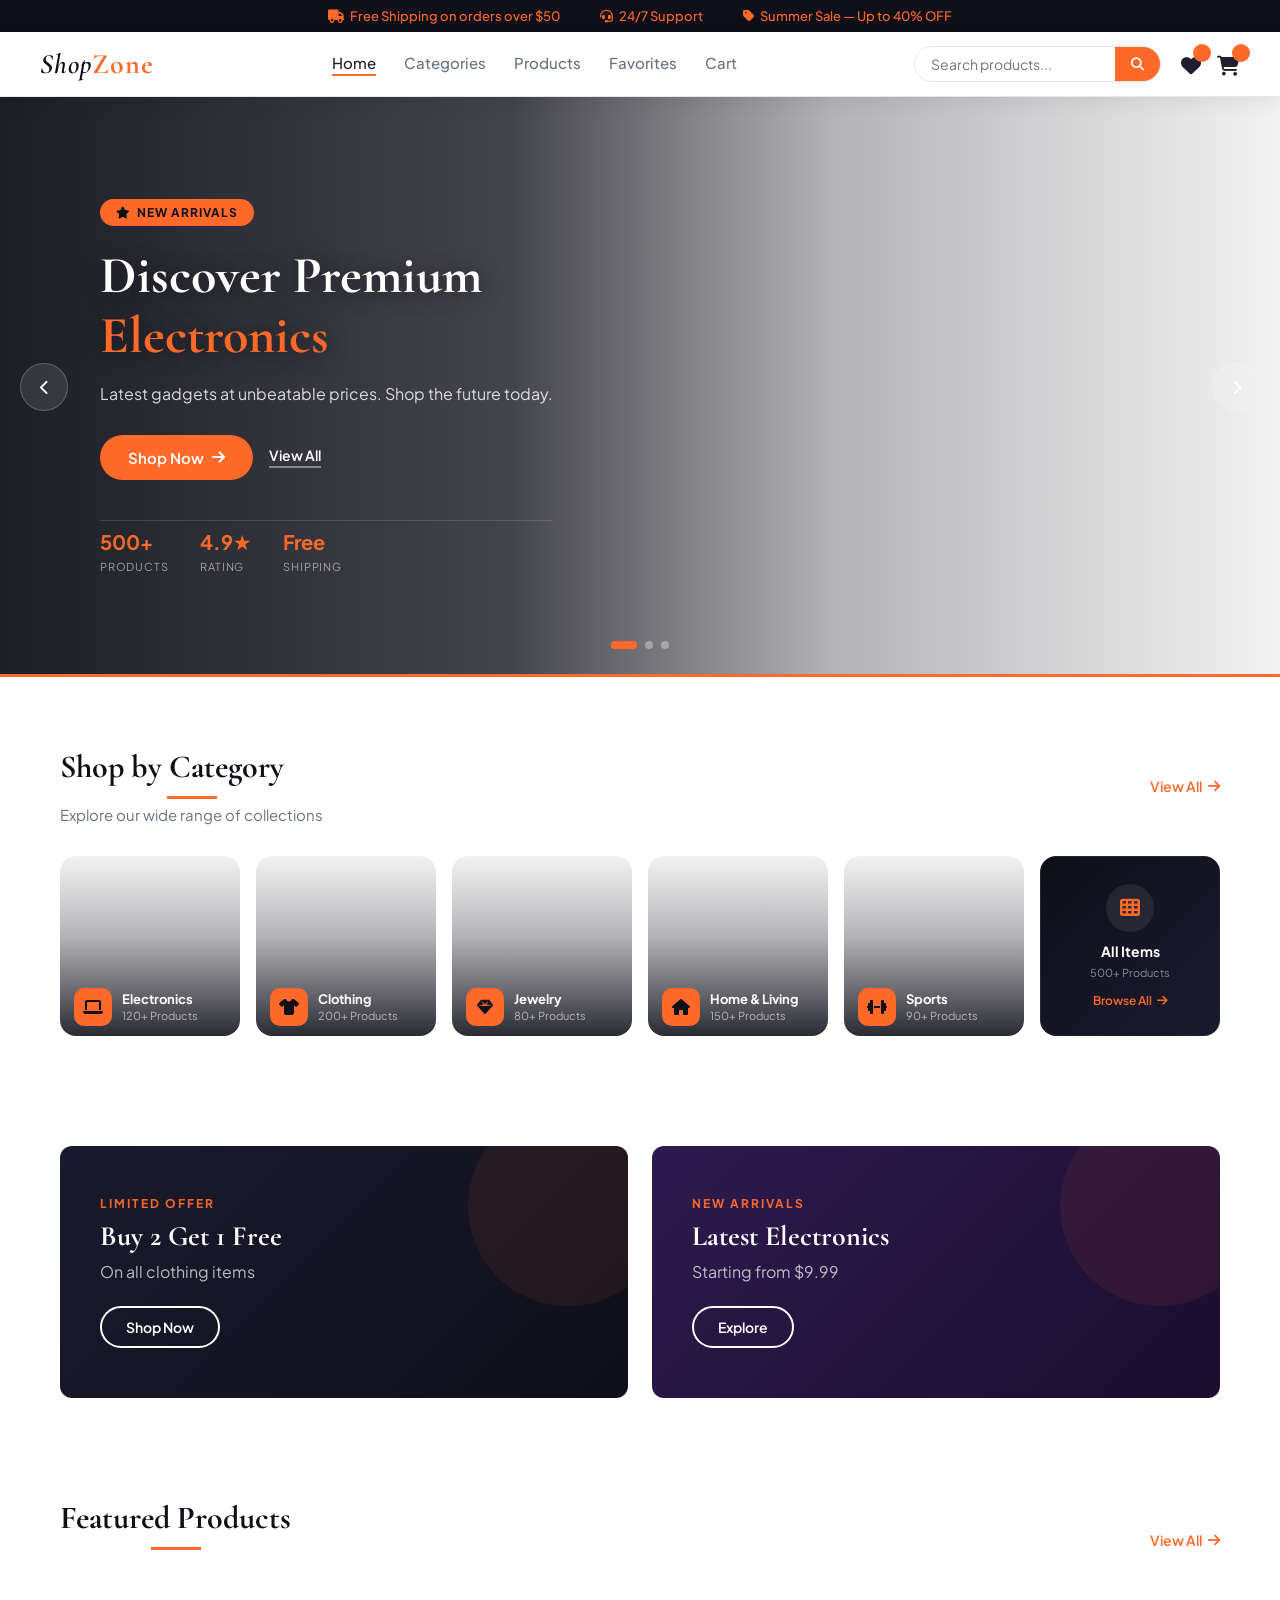
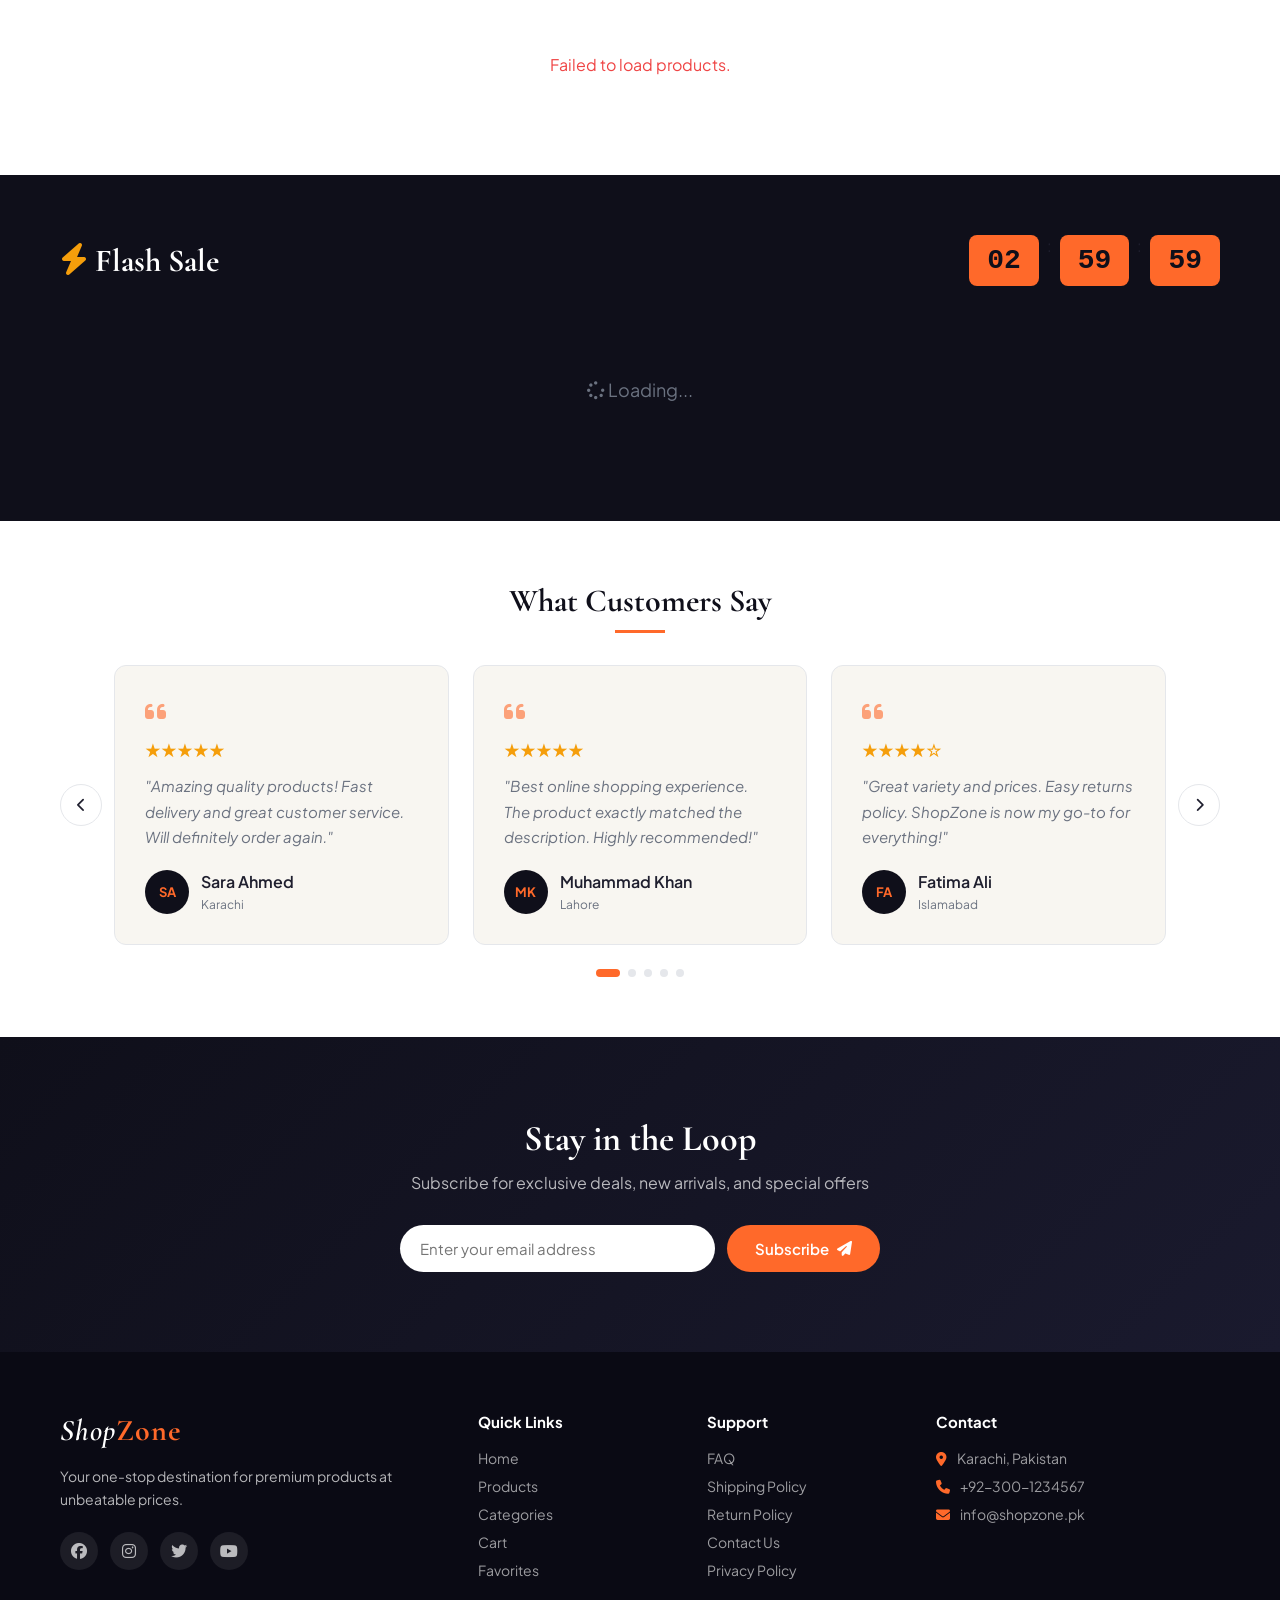
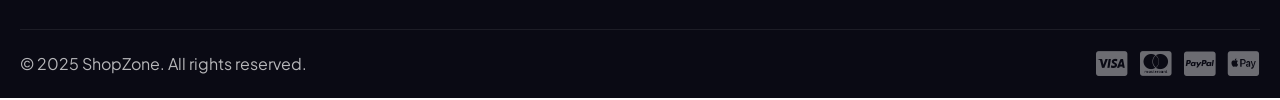
<file: index.html>
<!DOCTYPE html>
<html lang="en">
<head>
<meta charset="UTF-8">
<meta name="viewport" content="width=device-width, initial-scale=1.0">
<title>ShopZone - Premium Shopping</title>
<link rel="stylesheet" href="css/style.css">
<link href="https://fonts.googleapis.com/css2?family=Cormorant+Garamond:ital,wght@0,400;0,600;0,700;1,400;1,600&family=DM+Sans:wght@300;400;500;600&display=swap" rel="stylesheet">
<link rel="stylesheet" href="https://cdnjs.cloudflare.com/ajax/libs/font-awesome/6.5.0/css/all.min.css">
</head>
<body>

<!-- PAGE LOADER -->
<div id="pageLoader">
  <div class="loader-logo">Shop<span>Zone</span></div>
  <div class="loader-bar-wrap"><div class="loader-bar"></div></div>
</div>

<!-- TOP BAR -->
<div class="topbar">
  <span><i class="fa fa-truck"></i> Free Shipping on orders over $50</span>
  <span><i class="fa fa-headset"></i> 24/7 Support</span>
  <span><i class="fa fa-tag"></i> Summer Sale — Up to 40% OFF</span>
</div>

<!-- NAVBAR -->
<nav class="navbar">
  <a href="index.html" class="logo">Shop<span>Zone</span></a>
  <div class="nav-links">
    <a href="index.html" class="active">Home</a>
    <a href="categories.html">Categories</a>
    <a href="products.html">Products</a>
    <a href="favorites.html">Favorites</a>
    <a href="cart.html">Cart</a>
  </div>
  <div class="nav-search">
    <input type="text" id="searchInput" placeholder="Search products...">
    <button onclick="searchProducts()"><i class="fa fa-search"></i></button>
  </div>
  <div class="nav-icons">
    <a href="favorites.html" class="icon-btn"><i class="fa fa-heart"></i><span class="badge" id="favCount">0</span></a>
    <a href="cart.html" class="icon-btn"><i class="fa fa-shopping-cart"></i><span class="badge" id="cartCount">0</span></a>
  </div>
  <div class="hamburger" onclick="toggleMenu()"><i class="fa fa-bars"></i></div>
</nav>

<!-- MOBILE MENU -->
<div class="mobile-menu" id="mobileMenu">
  <a href="index.html">Home</a>
  <a href="categories.html">Categories</a>
  <a href="products.html">Products</a>
  <a href="favorites.html">Favorites</a>
  <a href="cart.html">Cart</a>
</div>

<!-- HERO SLIDER -->
<section class="slider-section">
  <div class="slider" id="slider">
    <div class="slide active" style="background-image: url('https://images.unsplash.com/photo-1498049794561-7780e7231661?w=1400&q=80');">
      <div class="slide-overlay"></div>
      <div class="slide-inner">
        <div class="slide-content">
          <span class="slide-tag"><i class="fa fa-star"></i> New Arrivals</span>
          <h1>Discover Premium <br><span>Electronics</span></h1>
          <p>Latest gadgets at unbeatable prices. Shop the future today.</p>
          <div class="slide-btns">
            <a href="categories.html?cat=electronics" class="btn-primary">Shop Now <i class="fa fa-arrow-right"></i></a>
            <a href="products.html" class="btn-ghost">View All</a>
          </div>
          <div class="slide-stats">
            <div class="stat"><strong>500+</strong><span>Products</span></div>
            <div class="stat"><strong>4.9★</strong><span>Rating</span></div>
            <div class="stat"><strong>Free</strong><span>Shipping</span></div>
          </div>
        </div>
      </div>
    </div>
    <div class="slide" style="background-image: url('https://images.unsplash.com/photo-1441986300917-64674bd600d8?w=1400&q=80');">
      <div class="slide-overlay"></div>
      <div class="slide-inner">
        <div class="slide-content">
          <span class="slide-tag"><i class="fa fa-fire"></i> Trending Now</span>
          <h1>Fashion That <br><span>Speaks Volumes</span></h1>
          <p>Curated styles for every occasion. Elevate your wardrobe.</p>
          <div class="slide-btns">
            <a href="categories.html?cat=clothing" class="btn-primary">Explore Now <i class="fa fa-arrow-right"></i></a>
            <a href="products.html" class="btn-ghost">View All</a>
          </div>
          <div class="slide-stats">
            <div class="stat"><strong>200+</strong><span>Styles</span></div>
            <div class="stat"><strong>New</strong><span>Weekly</span></div>
            <div class="stat"><strong>Easy</strong><span>Returns</span></div>
          </div>
        </div>
      </div>
    </div>
    <div class="slide" style="background-image: url('https://images.unsplash.com/photo-1555041469-a586c61ea9bc?w=1400&q=80');">
      <div class="slide-overlay"></div>
      <div class="slide-inner">
        <div class="slide-content">
          <span class="slide-tag"><i class="fa fa-bolt"></i> Summer Sale</span>
          <h1>Up to 40% Off <br><span>Home & Living</span></h1>
          <p>Transform your space with our exclusive collection.</p>
          <div class="slide-btns">
            <a href="categories.html?cat=home" class="btn-primary">Get Deal <i class="fa fa-arrow-right"></i></a>
            <a href="products.html" class="btn-ghost">View All</a>
          </div>
          <div class="slide-stats">
            <div class="stat"><strong>300+</strong><span>Items</span></div>
            <div class="stat"><strong>Sale</strong><span>Ends Soon</span></div>
            <div class="stat"><strong>24/7</strong><span>Support</span></div>
          </div>
        </div>
      </div>
    </div>
  </div>
  <button class="slider-btn prev" onclick="changeSlide(-1)"><i class="fa fa-chevron-left"></i></button>
  <button class="slider-btn next" onclick="changeSlide(1)"><i class="fa fa-chevron-right"></i></button>
  <div class="slider-dots" id="sliderDots"></div>
  <div class="slider-progress"><div class="slider-progress-bar" id="sliderProgress"></div></div>
</section>

<!-- CATEGORIES STRIP -->
<section class="categories-strip">
  <div class="container">
    <div class="section-header">
      <div>
        <h2 class="section-title" style="text-align:left;margin-bottom:6px">Shop by Category</h2>
        <p style="color:var(--text-muted);font-size:15px">Explore our wide range of collections</p>
      </div>
      <a href="categories.html" class="view-all">View All <i class="fa fa-arrow-right"></i></a>
    </div>
    <div class="cat-grid">
      <a href="categories.html?cat=electronics" class="cat-card" style="--cat-bg:url('https://images.unsplash.com/photo-1498049794561-7780e7231661?w=400&q=80')">
        <div class="cat-img-bg"></div>
        <div class="cat-body">
          <div class="cat-icon"><i class="fa fa-laptop"></i></div>
          <div class="cat-info">
            <span>Electronics</span>
            <small>120+ Products</small>
          </div>
        </div>
        <div class="cat-arrow"><i class="fa fa-arrow-right"></i></div>
      </a>
      <a href="categories.html?cat=clothing" class="cat-card" style="--cat-bg:url('https://images.unsplash.com/photo-1441986300917-64674bd600d8?w=400&q=80')">
        <div class="cat-img-bg"></div>
        <div class="cat-body">
          <div class="cat-icon"><i class="fa fa-shirt"></i></div>
          <div class="cat-info">
            <span>Clothing</span>
            <small>200+ Products</small>
          </div>
        </div>
        <div class="cat-arrow"><i class="fa fa-arrow-right"></i></div>
      </a>
      <a href="categories.html?cat=jewelry" class="cat-card" style="--cat-bg:url('https://images.unsplash.com/photo-1515562141207-7a88fb7ce338?w=400&q=80')">
        <div class="cat-img-bg"></div>
        <div class="cat-body">
          <div class="cat-icon"><i class="fa fa-gem"></i></div>
          <div class="cat-info">
            <span>Jewelry</span>
            <small>80+ Products</small>
          </div>
        </div>
        <div class="cat-arrow"><i class="fa fa-arrow-right"></i></div>
      </a>
      <a href="categories.html?cat=home" class="cat-card" style="--cat-bg:url('https://images.unsplash.com/photo-1555041469-a586c61ea9bc?w=400&q=80')">
        <div class="cat-img-bg"></div>
        <div class="cat-body">
          <div class="cat-icon"><i class="fa fa-house"></i></div>
          <div class="cat-info">
            <span>Home & Living</span>
            <small>150+ Products</small>
          </div>
        </div>
        <div class="cat-arrow"><i class="fa fa-arrow-right"></i></div>
      </a>
      <a href="categories.html?cat=sports" class="cat-card" style="--cat-bg:url('https://images.unsplash.com/photo-1517836357463-d25dfeac3438?w=400&q=80')">
        <div class="cat-img-bg"></div>
        <div class="cat-body">
          <div class="cat-icon"><i class="fa fa-dumbbell"></i></div>
          <div class="cat-info">
            <span>Sports</span>
            <small>90+ Products</small>
          </div>
        </div>
        <div class="cat-arrow"><i class="fa fa-arrow-right"></i></div>
      </a>
      <a href="products.html" class="cat-card cat-card-all">
        <div class="cat-all-inner">
          <div class="cat-icon"><i class="fa fa-th"></i></div>
          <span>All Items</span>
          <small>500+ Products</small>
          <div class="cat-all-btn">Browse All <i class="fa fa-arrow-right"></i></div>
        </div>
      </a>
    </div>
  </div>
</section>

<!-- PROMO BANNERS -->
<section class="promo-banners container">
  <div class="promo-card promo-1">
    <div>
      <span>Limited Offer</span>
      <h3>Buy 2 Get 1 Free</h3>
      <p>On all clothing items</p>
      <a href="categories.html?cat=clothing" class="btn-outline">Shop Now</a>
    </div>
  </div>
  <div class="promo-card promo-2">
    <div>
      <span>New Arrivals</span>
      <h3>Latest Electronics</h3>
      <p>Starting from $9.99</p>
      <a href="categories.html?cat=electronics" class="btn-outline">Explore</a>
    </div>
  </div>
</section>

<!-- FEATURED PRODUCTS -->
<section class="products-section container">
  <div class="section-header">
    <h2 class="section-title">Featured Products</h2>
    <a href="products.html" class="view-all">View All <i class="fa fa-arrow-right"></i></a>
  </div>
  <div class="products-grid" id="featuredProducts">
    <div class="loading-spinner"><i class="fa fa-spinner fa-spin"></i> Loading products...</div>
  </div>
</section>

<!-- FLASH SALE -->
<section class="flash-sale">
  <div class="container">
    <div class="flash-header">
      <h2><i class="fa fa-bolt"></i> Flash Sale</h2>
      <div class="countdown" id="countdown">00:00:00</div>
    </div>
    <div class="products-grid" id="saleProducts">
      <div class="loading-spinner"><i class="fa fa-spinner fa-spin"></i> Loading...</div>
    </div>
  </div>
</section>

<!-- TESTIMONIALS -->
<section class="testimonials container">
  <h2 class="section-title">What Customers Say</h2>
  <div class="testi-slider-wrap">
    <button class="testi-btn testi-prev" onclick="testiSlide(-1)"><i class="fa fa-chevron-left"></i></button>
    <div class="testi-slider" id="testiSlider">
      <div class="testi-track" id="testiTrack">
        <div class="testimonial-card">
          <div class="testi-quote"><i class="fa fa-quote-left"></i></div>
          <div class="stars">★★★★★</div>
          <p>"Amazing quality products! Fast delivery and great customer service. Will definitely order again."</p>
          <div class="reviewer"><div class="avatar">SA</div><div><span>Sara Ahmed</span><small>Karachi</small></div></div>
        </div>
        <div class="testimonial-card">
          <div class="testi-quote"><i class="fa fa-quote-left"></i></div>
          <div class="stars">★★★★★</div>
          <p>"Best online shopping experience. The product exactly matched the description. Highly recommended!"</p>
          <div class="reviewer"><div class="avatar">MK</div><div><span>Muhammad Khan</span><small>Lahore</small></div></div>
        </div>
        <div class="testimonial-card">
          <div class="testi-quote"><i class="fa fa-quote-left"></i></div>
          <div class="stars">★★★★☆</div>
          <p>"Great variety and prices. Easy returns policy. ShopZone is now my go-to for everything!"</p>
          <div class="reviewer"><div class="avatar">FA</div><div><span>Fatima Ali</span><small>Islamabad</small></div></div>
        </div>
        <div class="testimonial-card">
          <div class="testi-quote"><i class="fa fa-quote-left"></i></div>
          <div class="stars">★★★★★</div>
          <p>"Superb experience! Packaging was excellent and delivery was on time. Love shopping here!"</p>
          <div class="reviewer"><div class="avatar">AR</div><div><span>Ali Raza</span><small>Peshawar</small></div></div>
        </div>
        <div class="testimonial-card">
          <div class="testi-quote"><i class="fa fa-quote-left"></i></div>
          <div class="stars">★★★★★</div>
          <p>"Prices are unbeatable and quality is top notch. Customer support is very responsive too!"</p>
          <div class="reviewer"><div class="avatar">ZB</div><div><span>Zara Baig</span><small>Multan</small></div></div>
        </div>
      </div>
    </div>
    <button class="testi-btn testi-next" onclick="testiSlide(1)"><i class="fa fa-chevron-right"></i></button>
  </div>
  <div class="testi-dots" id="testiDots"></div>
</section>

<!-- NEWSLETTER -->
<section class="newsletter">
  <div class="container">
    <h2>Stay in the Loop</h2>
    <p>Subscribe for exclusive deals, new arrivals, and special offers</p>
    <div class="newsletter-form">
      <input type="email" placeholder="Enter your email address">
      <button class="btn-primary">Subscribe <i class="fa fa-paper-plane"></i></button>
    </div>
  </div>
</section>

<!-- FOOTER -->
<footer class="footer">
  <div class="container footer-grid">
    <div class="footer-brand">
      <div class="logo">Shop<span>Zone</span></div>
      <p>Your one-stop destination for premium products at unbeatable prices.</p>
      <div class="social-links">
        <a href="#"><i class="fab fa-facebook"></i></a>
        <a href="#"><i class="fab fa-instagram"></i></a>
        <a href="#"><i class="fab fa-twitter"></i></a>
        <a href="#"><i class="fab fa-youtube"></i></a>
      </div>
    </div>
    <div class="footer-links">
      <h4>Quick Links</h4>
      <a href="index.html">Home</a>
      <a href="products.html">Products</a>
      <a href="categories.html">Categories</a>
      <a href="cart.html">Cart</a>
      <a href="favorites.html">Favorites</a>
    </div>
    <div class="footer-links">
      <h4>Support</h4>
      <a href="#">FAQ</a>
      <a href="#">Shipping Policy</a>
      <a href="#">Return Policy</a>
      <a href="#">Contact Us</a>
      <a href="#">Privacy Policy</a>
    </div>
    <div class="footer-links">
      <h4>Contact</h4>
      <p><i class="fa fa-map-marker-alt"></i> Karachi, Pakistan</p>
      <p><i class="fa fa-phone"></i> +92-300-1234567</p>
      <p><i class="fa fa-envelope"></i> info@shopzone.pk</p>
    </div>
  </div>
  <div class="footer-bottom">
    <p>&copy; 2025 ShopZone. All rights reserved.</p>
    <div class="payment-icons">
      <i class="fab fa-cc-visa"></i>
      <i class="fab fa-cc-mastercard"></i>
      <i class="fab fa-cc-paypal"></i>
      <i class="fab fa-cc-apple-pay"></i>
    </div>
  </div>
</footer>

<!-- TOAST NOTIFICATION -->
<div class="toast" id="toast"></div>

<!-- BACK TO TOP -->
<button class="back-to-top" id="backToTop" onclick="window.scrollTo({top:0,behavior:'smooth'})"><i class="fa fa-arrow-up"></i></button>

<script src="https://cdnjs.cloudflare.com/ajax/libs/jquery/3.7.1/jquery.min.js"></script>
<script src="js/main.js"></script>
<script>
$(document).ready(function(){
  // Hide loader
  setTimeout(function(){ $('#pageLoader').addClass('hide'); }, 1800);

  loadFeaturedProducts();
  loadSaleProducts();
  startCountdown();
  initSlider();
  initTestiSlider();
  updateBadges();
  $(window).resize(function(){ updateTestiSlider(); });
});

function initSlider(){
  const slides = $('.slide');
  const dots = $('#sliderDots');
  slides.each(function(i){ dots.append(`<span class="dot ${i===0?'active':''}" onclick="goToSlide(${i})"></span>`); });
  window.currentSlide = 0;
  startSliderProgress();
  window.autoSlide = setInterval(()=>changeSlide(1), 5000);
}

function startSliderProgress(){
  $('#sliderProgress').css({width:'0%',transition:'none'});
  setTimeout(()=>$('#sliderProgress').css({width:'100%',transition:'width 5s linear'}),50);
}

function changeSlide(dir){
  const slides = $('.slide');
  const dots = $('.dot');
  slides.eq(window.currentSlide).removeClass('active').addClass('prev');
  setTimeout(()=>$('.prev').removeClass('prev'),700);
  window.currentSlide = (window.currentSlide + dir + slides.length) % slides.length;
  slides.eq(window.currentSlide).addClass('active');
  dots.removeClass('active').eq(window.currentSlide).addClass('active');
  clearInterval(window.autoSlide);
  startSliderProgress();
  window.autoSlide = setInterval(()=>changeSlide(1), 5000);
}

function goToSlide(i){
  const slides = $('.slide');
  slides.eq(window.currentSlide).removeClass('active').addClass('prev');
  setTimeout(()=>$('.prev').removeClass('prev'),700);
  window.currentSlide = i;
  slides.eq(i).addClass('active');
  $('.dot').removeClass('active').eq(i).addClass('active');
  clearInterval(window.autoSlide);
  startSliderProgress();
  window.autoSlide = setInterval(()=>changeSlide(1), 5000);
}

// Testimonials Slider
window.testiCurrent = 0;
function initTestiSlider(){
  const cards = $('#testiTrack .testimonial-card');
  const dots = $('#testiDots');
  cards.each(function(i){ dots.append(`<span class="testi-dot ${i===0?'active':''}" onclick="testiGoTo(${i})"></span>`); });
  updateTestiSlider();
  window.testiAuto = setInterval(()=>testiSlide(1), 4000);
}

function getTestiVisible(){
  return $(window).width() < 768 ? 1 : $(window).width() < 1024 ? 2 : 3;
}

function updateTestiSlider(){
  const visible = getTestiVisible();
  const cards = $('#testiTrack .testimonial-card');
  const total = cards.length;
  const max = total - visible;
  if(window.testiCurrent > max) window.testiCurrent = max;
  if(window.testiCurrent < 0) window.testiCurrent = 0;
  const cardW = $('#testiTrack .testimonial-card').first().outerWidth(true);
  $('#testiTrack').css('transform', `translateX(-${window.testiCurrent * cardW}px)`);
  $('.testi-dot').removeClass('active').eq(window.testiCurrent).addClass('active');
}

function testiSlide(dir){
  const visible = getTestiVisible();
  const total = $('#testiTrack .testimonial-card').length;
  window.testiCurrent = (window.testiCurrent + dir + (total - visible + 1)) % (total - visible + 1);
  updateTestiSlider();
}

function testiGoTo(i){
  window.testiCurrent = i;
  updateTestiSlider();
  clearInterval(window.testiAuto);
  window.testiAuto = setInterval(()=>testiSlide(1), 4000);
}

function loadFeaturedProducts(){
  $.getJSON('https://fakestoreapi.com/products?limit=8', function(data){
    let html = '';
    data.forEach(p => { html += buildProductCard(p); });
    $('#featuredProducts').html(html);
  }).fail(function(){ $('#featuredProducts').html('<p class="error-msg">Failed to load products.</p>'); });
}

function loadSaleProducts(){
  $.getJSON('https://fakestoreapi.com/products?limit=4', function(data){
    let html = '';
    data.forEach(p => {
      const discount = Math.floor(Math.random()*30)+10;
      const old = (p.price * (100/(100-discount))).toFixed(2);
      html += buildProductCard(p, discount, old);
    });
    $('#saleProducts').html(html);
  });
}

function buildProductCard(p, discount=0, oldPrice=0){
  const fav = JSON.parse(localStorage.getItem('favorites')||'[]');
  const isFav = fav.some(f=>f.id===p.id);
  const rating = p.rating ? p.rating.rate : 4.0;
  const stars = '★'.repeat(Math.round(rating)) + '☆'.repeat(5-Math.round(rating));
  return `<div class="product-card" data-id="${p.id}">
    ${discount ? `<span class="badge-sale">-${discount}%</span>` : ''}
    <button class="fav-btn ${isFav?'active':''}" onclick="toggleFavorite(${p.id})"><i class="fa fa-heart"></i></button>
    <a href="product-detail.html?id=${p.id}">
      <div class="product-img"><img src="${p.image}" alt="${p.title}" loading="lazy"></div>
      <div class="product-info">
        <span class="product-category">${p.category}</span>
        <h3>${p.title.substring(0,45)}${p.title.length>45?'...':''}</h3>
        <div class="product-rating">${stars} <span>(${p.rating?.count||0})</span></div>
        <div class="product-price">
          $${p.price.toFixed(2)}
          ${discount ? `<span class="old-price">$${oldPrice}</span>` : ''}
        </div>
      </div>
    </a>
    <button class="btn-add-cart" onclick="addToCart(${p.id})"><i class="fa fa-cart-plus"></i> Add to Cart</button>
  </div>`;
}

function startCountdown(){
  let time = 3*60*60;
  function tick(){
    const h = String(Math.floor(time/3600)).padStart(2,'0');
    const m = String(Math.floor((time%3600)/60)).padStart(2,'0');
    const s = String(time%60).padStart(2,'0');
    $('#countdown').html(`<span>${h}</span>:<span>${m}</span>:<span>${s}</span>`);
    if(--time < 0) time = 3*60*60;
  }
  tick(); setInterval(tick, 1000);
}

function searchProducts(){
  const q = $('#searchInput').val().trim();
  if(q) window.location.href = `products.html?search=${encodeURIComponent(q)}`;
}

$('#searchInput').keypress(function(e){ if(e.which===13) searchProducts(); });
</script>
</body>
</html>
</file>
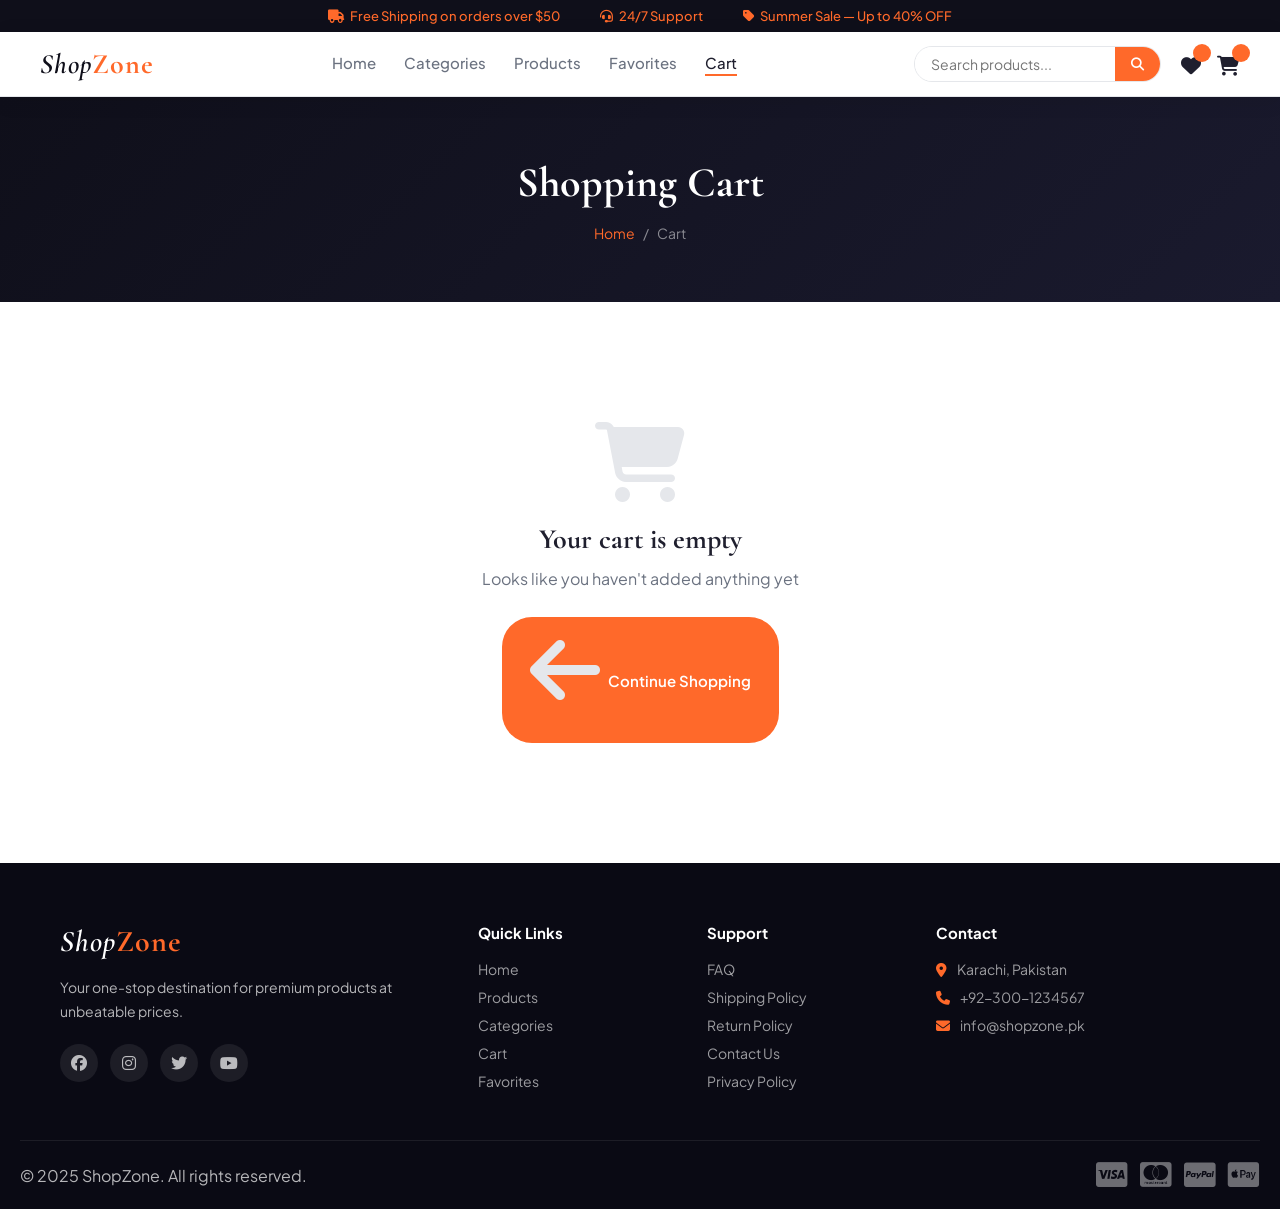
<file: cart.html>
<!DOCTYPE html>
<html lang="en">
<head>
<meta charset="UTF-8">
<meta name="viewport" content="width=device-width, initial-scale=1.0">
<title>Your Cart - ShopZone</title>
<link rel="stylesheet" href="css/style.css">
<link href="https://fonts.googleapis.com/css2?family=Cormorant+Garamond:ital,wght@0,400;0,600;0,700;1,400;1,600&family=DM+Sans:wght@300;400;500;600&display=swap" rel="stylesheet">
<link rel="stylesheet" href="https://cdnjs.cloudflare.com/ajax/libs/font-awesome/6.5.0/css/all.min.css">
</head>
<body>

<div class="topbar">
  <span><i class="fa fa-truck"></i> Free Shipping on orders over $50</span>
  <span><i class="fa fa-headset"></i> 24/7 Support</span>
  <span><i class="fa fa-tag"></i> Summer Sale — Up to 40% OFF</span>
</div>
<nav class="navbar">
  <a href="index.html" class="logo">Shop<span>Zone</span></a>
  <div class="nav-links">
    <a href="index.html">Home</a>
    <a href="categories.html">Categories</a>
    <a href="products.html">Products</a>
    <a href="favorites.html">Favorites</a>
    <a href="cart.html" class="active">Cart</a>
  </div>
  <div class="nav-search">
    <input type="text" id="searchInput" placeholder="Search products...">
    <button onclick="searchProducts()"><i class="fa fa-search"></i></button>
  </div>
  <div class="nav-icons">
    <a href="favorites.html" class="icon-btn"><i class="fa fa-heart"></i><span class="badge" id="favCount"></span></a>
    <a href="cart.html" class="icon-btn"><i class="fa fa-shopping-cart"></i><span class="badge" id="cartCount"></span></a>
  </div>
  <div class="hamburger" onclick="toggleMenu()"><i class="fa fa-bars"></i></div>
</nav>
<div class="mobile-menu" id="mobileMenu">
  <a href="index.html">Home</a>
  <a href="categories.html">Categories</a>
  <a href="products.html">Products</a>
  <a href="favorites.html">Favorites</a>
  <a href="cart.html">Cart</a>
</div>

<div class="page-header">
  <h1>Shopping Cart</h1>
  <div class="breadcrumb"><a href="index.html">Home</a> / <span>Cart</span></div>
</div>

<section class="cart-section container">
  <div id="cartContent"></div>
</section>

<div class="toast" id="toast"></div>
<button class="back-to-top" id="backToTop" onclick="window.scrollTo({top:0,behavior:'smooth'})"><i class="fa fa-arrow-up"></i></button>
<!-- FOOTER -->
<footer class="footer">
  <div class="container footer-grid">
    <div class="footer-brand">
      <div class="logo">Shop<span>Zone</span></div>
      <p>Your one-stop destination for premium products at unbeatable prices.</p>
      <div class="social-links">
        <a href="#"><i class="fab fa-facebook"></i></a>
        <a href="#"><i class="fab fa-instagram"></i></a>
        <a href="#"><i class="fab fa-twitter"></i></a>
        <a href="#"><i class="fab fa-youtube"></i></a>
      </div>
    </div>
    <div class="footer-links">
      <h4>Quick Links</h4>
      <a href="index.html">Home</a>
      <a href="products.html">Products</a>
      <a href="categories.html">Categories</a>
      <a href="cart.html">Cart</a>
      <a href="favorites.html">Favorites</a>
    </div>
    <div class="footer-links">
      <h4>Support</h4>
      <a href="#">FAQ</a>
      <a href="#">Shipping Policy</a>
      <a href="#">Return Policy</a>
      <a href="#">Contact Us</a>
      <a href="#">Privacy Policy</a>
    </div>
    <div class="footer-links">
      <h4>Contact</h4>
      <p><i class="fa fa-map-marker-alt"></i> Karachi, Pakistan</p>
      <p><i class="fa fa-phone"></i> +92-300-1234567</p>
      <p><i class="fa fa-envelope"></i> info@shopzone.pk</p>
    </div>
  </div>
  <div class="footer-bottom">
    <p>&copy; 2025 ShopZone. All rights reserved.</p>
    <div class="payment-icons">
      <i class="fab fa-cc-visa"></i>
      <i class="fab fa-cc-mastercard"></i>
      <i class="fab fa-cc-paypal"></i>
      <i class="fab fa-cc-apple-pay"></i>
    </div>
  </div>
</footer>
<script src="https://cdnjs.cloudflare.com/ajax/libs/jquery/3.7.1/jquery.min.js"></script>
<script src="js/main.js"></script>
<script>
let appliedCoupon = 0;
const coupons = { 'SAVE10': 10, 'SHOP20': 20, 'FIRST15': 15 };

$(document).ready(function(){ renderCart(); updateBadges(); });

function renderCart(){
  const cart = getCart();
  if(!cart.length){
    $('#cartContent').html(`
      <div class="cart-empty">
        <i class="fa fa-shopping-cart"></i>
        <h2>Your cart is empty</h2>
        <p style="color:#6b7280;margin-bottom:28px">Looks like you haven't added anything yet</p>
        <a href="products.html" class="btn-primary"><i class="fa fa-arrow-left"></i> Continue Shopping</a>
      </div>`);
    return;
  }
  
  const subtotal = cart.reduce((s,i)=>s+(i.price*i.qty),0);
  const shipping = subtotal>=50 ? 0 : 5.99;
  const discount = appliedCoupon;
  const discountAmt = (subtotal * discount/100);
  const total = subtotal - discountAmt + shipping;
  
  let itemsHtml = '';
  cart.forEach(item => {
    itemsHtml += `
    <div class="cart-item" data-id="${item.id}">
      <div class="cart-item-img"><img src="${item.image}" alt="${item.title}"></div>
      <div class="cart-item-info">
        <h4><a href="product-detail.html?id=${item.id}">${item.title.substring(0,50)}...</a></h4>
        <span>${item.category}</span>
        <div style="color:#c8a96e;font-weight:700;margin-top:4px">$${item.price.toFixed(2)} each</div>
      </div>
      <div class="qty-control">
        <button class="qty-btn" onclick="changeQty(${item.id},-1)">−</button>
        <input class="qty-input" type="number" value="${item.qty}" min="1" onchange="setQty(${item.id}, this.value)">
        <button class="qty-btn" onclick="changeQty(${item.id},1)">+</button>
      </div>
      <div style="font-weight:700;font-size:17px">$${(item.price*item.qty).toFixed(2)}</div>
      <button class="remove-btn" onclick="deleteItem(${item.id})"><i class="fa fa-trash"></i></button>
    </div>`;
  });

  $('#cartContent').html(`
  <div class="cart-layout">
    <div>
      <div style="display:flex;justify-content:space-between;align-items:center;margin-bottom:20px">
        <h2 style="font-family:var(--font-display);font-size:22px">${cart.length} Item${cart.length>1?'s':''} in Cart</h2>
        <button onclick="clearCart()" style="background:none;border:none;color:#ef4444;cursor:pointer;font-size:14px;font-weight:600"><i class="fa fa-trash"></i> Clear All</button>
      </div>
      <div class="cart-table">
        <div class="cart-table-header">
          <span>Image</span><span>Product</span><span>Qty</span><span>Total</span><span>Remove</span>
        </div>
        ${itemsHtml}
      </div>
      <div style="margin-top:20px;display:flex;justify-content:space-between;align-items:center;flex-wrap:wrap;gap:12px">
        <a href="products.html" class="btn-secondary"><i class="fa fa-arrow-left"></i> Continue Shopping</a>
        <button onclick="renderCart()" class="btn-secondary"><i class="fa fa-sync"></i> Update Cart</button>
      </div>
    </div>
    
    <div class="cart-summary">
      <h3>Order Summary</h3>
      <div class="summary-row"><span>Subtotal (${cart.reduce((s,i)=>s+i.qty,0)} items)</span><span>$${subtotal.toFixed(2)}</span></div>
      ${discount>0 ? `<div class="summary-row" style="color:#16a34a"><span>Discount (${discount}%)</span><span>-$${discountAmt.toFixed(2)}</span></div>` : ''}
      <div class="summary-row"><span>Shipping</span><span>${shipping===0?'<span style="color:#16a34a;font-weight:600">FREE</span>':'$'+shipping.toFixed(2)}</span></div>
      <div class="summary-row summary-total"><strong>Total</strong><strong style="color:var(--primary);font-size:22px">$${total.toFixed(2)}</strong></div>
      
      <div class="coupon-field">
        <input type="text" id="couponInput" placeholder="Enter coupon code">
        <button class="btn-primary" onclick="applyCoupon()">Apply</button>
      </div>
      <p style="font-size:12px;color:#6b7280;margin-bottom:20px">Try: SAVE10, SHOP20, FIRST15</p>
      
      ${shipping===0 ? '<p style="background:#f0fdf4;color:#16a34a;padding:10px 14px;border-radius:8px;font-size:13px;font-weight:600;margin-bottom:16px"><i class="fa fa-check-circle"></i> You qualify for FREE shipping!</p>' : `<p style="background:#fffbeb;color:#d97706;padding:10px 14px;border-radius:8px;font-size:13px;font-weight:600;margin-bottom:16px"><i class="fa fa-info-circle"></i> Add $${(50-subtotal).toFixed(2)} more for FREE shipping</p>`}
      
      <a href="checkout.html" class="btn-primary" style="width:100%;justify-content:center;padding:16px;font-size:16px">
        Proceed to Checkout <i class="fa fa-arrow-right"></i>
      </a>
      
      <div style="display:flex;justify-content:center;gap:12px;margin-top:16px;font-size:22px;color:#9ca3af">
        <i class="fab fa-cc-visa"></i><i class="fab fa-cc-mastercard"></i><i class="fab fa-cc-paypal"></i><i class="fab fa-cc-apple-pay"></i>
      </div>
    </div>
  </div>`);
}

function changeQty(id, dir){
  let cart = getCart();
  const item = cart.find(i=>i.id===id);
  if(item){ item.qty = Math.max(1, item.qty+dir); }
  saveCart(cart); renderCart();
}

function setQty(id, val){
  let cart = getCart();
  const item = cart.find(i=>i.id===id);
  if(item){ item.qty = Math.max(1, parseInt(val)||1); }
  saveCart(cart); renderCart();
}

function deleteItem(id){
  if(!confirm('Remove this item from cart?')) return;
  removeFromCart(id); renderCart(); updateBadges();
}

function clearCart(){
  if(!confirm('Clear all items from cart?')) return;
  localStorage.removeItem('cart'); renderCart(); updateBadges();
  showToast('Cart cleared');
}

function applyCoupon(){
  const code = $('#couponInput').val().trim().toUpperCase();
  if(coupons[code]){
    appliedCoupon = coupons[code];
    showToast(`✓ Coupon applied! ${coupons[code]}% discount`, 'success');
    renderCart();
  } else {
    showToast('Invalid coupon code', 'error');
  }
}

function searchProducts(){
  const q = $('#searchInput').val().trim();
  if(q) window.location.href = `products.html?search=${encodeURIComponent(q)}`;
}
$('#searchInput').keypress(function(e){ if(e.which===13) searchProducts(); });
</script>
</body>
</html>
</file>
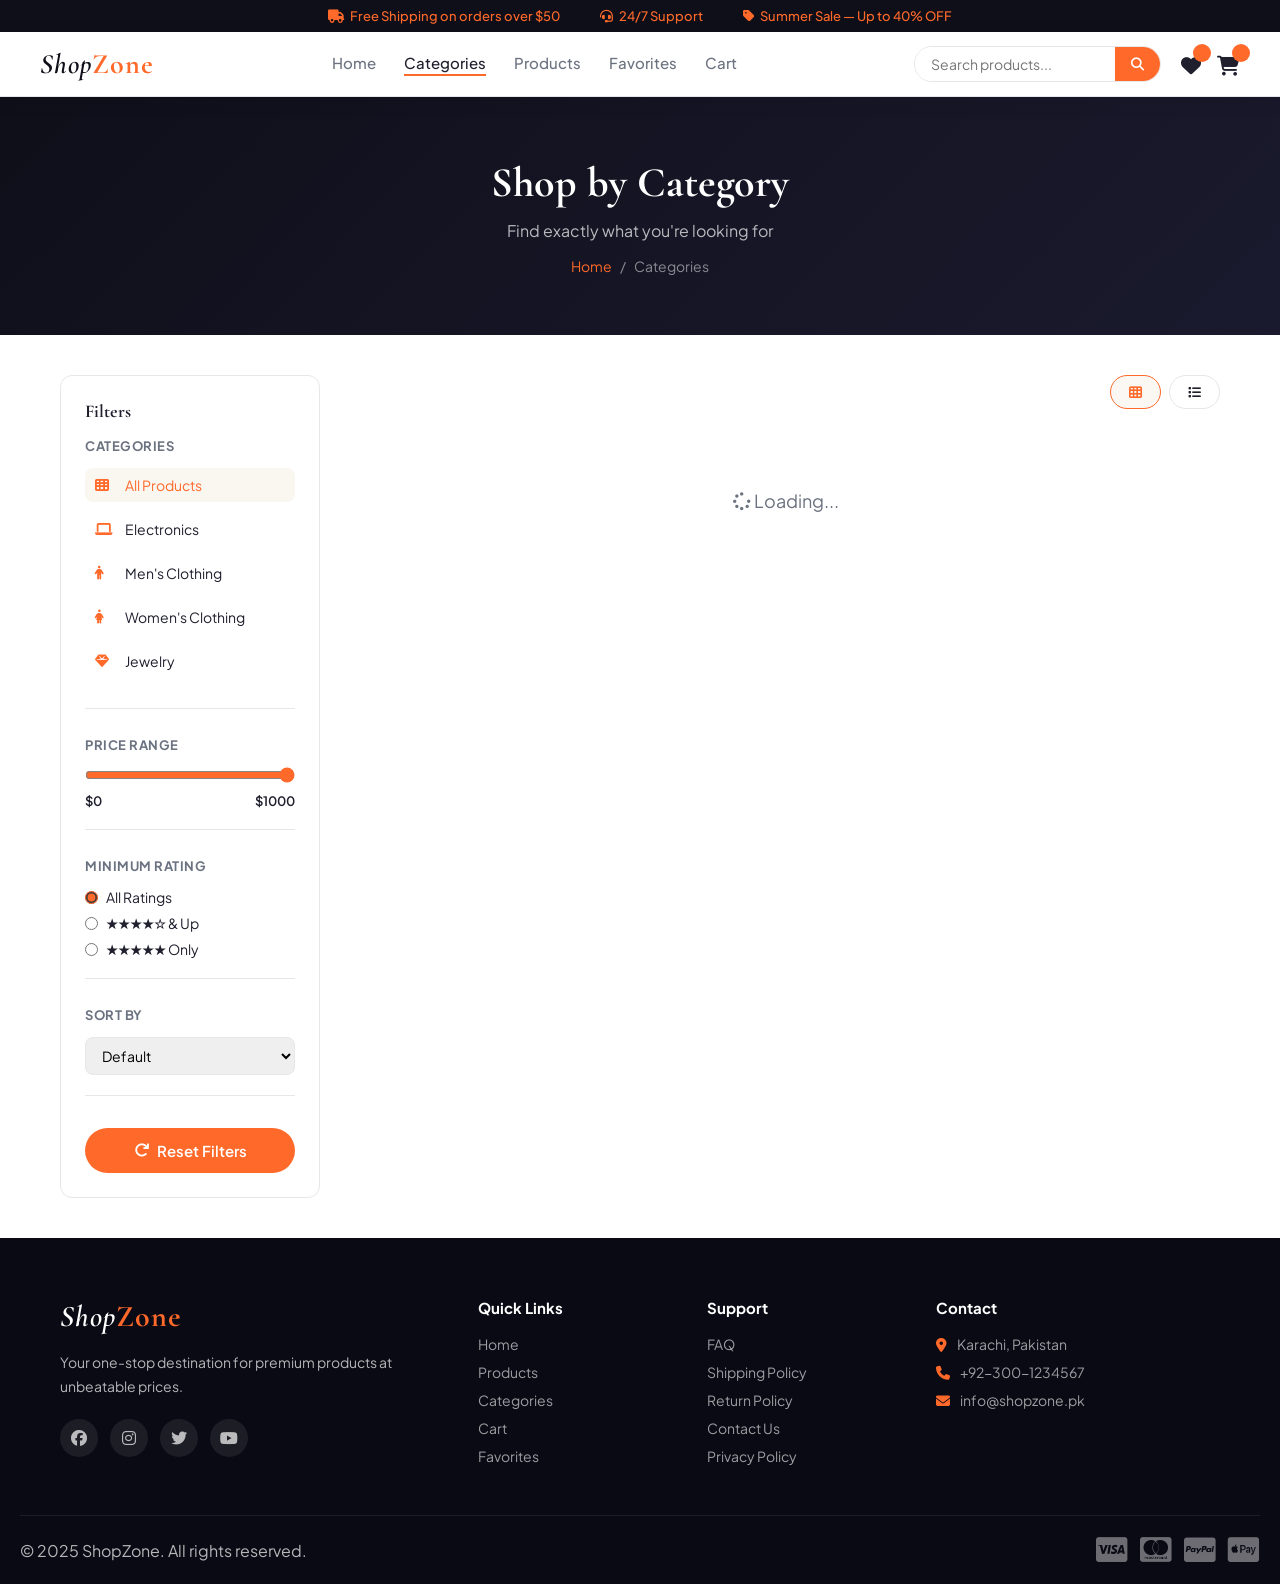
<file: categories.html>
<!DOCTYPE html>
<html lang="en">
<head>
<meta charset="UTF-8">
<meta name="viewport" content="width=device-width, initial-scale=1.0">
<title>Categories - ShopZone</title>
<link rel="stylesheet" href="css/style.css">
<link href="https://fonts.googleapis.com/css2?family=Cormorant+Garamond:ital,wght@0,400;0,600;0,700;1,400;1,600&family=DM+Sans:wght@300;400;500;600&display=swap" rel="stylesheet">
<link rel="stylesheet" href="https://cdnjs.cloudflare.com/ajax/libs/font-awesome/6.5.0/css/all.min.css">
</head>
<body>
<div class="topbar">
  <span><i class="fa fa-truck"></i> Free Shipping on orders over $50</span>
  <span><i class="fa fa-headset"></i> 24/7 Support</span>
  <span><i class="fa fa-tag"></i> Summer Sale — Up to 40% OFF</span>
</div>
<nav class="navbar">
  <a href="index.html" class="logo">Shop<span>Zone</span></a>
  <div class="nav-links">
    <a href="index.html">Home</a>
    <a href="categories.html" class="active">Categories</a>
    <a href="products.html">Products</a>
    <a href="favorites.html">Favorites</a>
    <a href="cart.html">Cart</a>
  </div>
  <div class="nav-search">
    <input type="text" id="searchInput" placeholder="Search products...">
    <button onclick="searchProducts()"><i class="fa fa-search"></i></button>
  </div>
  <div class="nav-icons">
    <a href="favorites.html" class="icon-btn"><i class="fa fa-heart"></i><span class="badge" id="favCount"></span></a>
    <a href="cart.html" class="icon-btn"><i class="fa fa-shopping-cart"></i><span class="badge" id="cartCount"></span></a>
  </div>
  <div class="hamburger" onclick="toggleMenu()"><i class="fa fa-bars"></i></div>
</nav>
<div class="mobile-menu" id="mobileMenu">
  <a href="index.html">Home</a>
  <a href="categories.html">Categories</a>
  <a href="products.html">Products</a>
  <a href="favorites.html">Favorites</a>
  <a href="cart.html">Cart</a>
</div>

<div class="page-header">
  <h1>Shop by Category</h1>
  <p>Find exactly what you're looking for</p>
  <div class="breadcrumb"><a href="index.html">Home</a> / <span>Categories</span></div>
</div>

<section class="cat-page container">
  <div class="cat-layout">
    <!-- SIDEBAR -->
    <div class="sidebar">
      <h3>Filters</h3>
      
      <div class="sidebar-section">
        <h4>Categories</h4>
        <div class="sidebar-item active" id="cat-all" onclick="filterCat('all', this)"><i class="fa fa-th" style="width:20px;color:var(--primary)"></i> All Products</div>
        <div class="sidebar-item" id="cat-elec" onclick="filterCat('electronics', this)"><i class="fa fa-laptop" style="width:20px;color:var(--primary)"></i> Electronics</div>
        <div class="sidebar-item" id="cat-mens" onclick="filterCat(`men's clothing`, this)"><i class="fa fa-male" style="width:20px;color:var(--primary)"></i> Men's Clothing</div>
        <div class="sidebar-item" id="cat-womens" onclick="filterCat(`women's clothing`, this)"><i class="fa fa-female" style="width:20px;color:var(--primary)"></i> Women's Clothing</div>
        <div class="sidebar-item" id="cat-jewelry" onclick="filterCat('jewelery', this)"><i class="fa fa-gem" style="width:20px;color:var(--primary)"></i> Jewelry</div>
      </div>

      <div class="sidebar-section">
        <h4>Price Range</h4>
        <div class="price-range">
          <input type="range" min="0" max="1000" value="1000" id="priceRange" oninput="updatePriceFilter(this.value)">
          <div class="price-display"><span>$0</span><span id="priceMax">$1000</span></div>
        </div>
      </div>

      <div class="sidebar-section">
        <h4>Minimum Rating</h4>
        <div style="display:flex;flex-direction:column;gap:8px">
          <label style="display:flex;align-items:center;gap:8px;cursor:pointer;font-size:14px"><input type="radio" name="rating" value="0" checked style="accent-color:var(--primary)" onchange="filterRating(0)"> All Ratings</label>
          <label style="display:flex;align-items:center;gap:8px;cursor:pointer;font-size:14px"><input type="radio" name="rating" value="4" style="accent-color:var(--primary)" onchange="filterRating(4)"> ★★★★☆ & Up</label>
          <label style="display:flex;align-items:center;gap:8px;cursor:pointer;font-size:14px"><input type="radio" name="rating" value="4.5" style="accent-color:var(--primary)" onchange="filterRating(4.5)"> ★★★★★ Only</label>
        </div>
      </div>

      <div class="sidebar-section">
        <h4>Sort By</h4>
        <select style="width:100%;border:1.5px solid #e5e7eb;padding:8px 12px;border-radius:8px;font-size:14px;font-family:var(--font-main);outline:none" onchange="sortResults(this.value)">
          <option value="default">Default</option>
          <option value="price-asc">Price: Low to High</option>
          <option value="price-desc">Price: High to Low</option>
          <option value="rating">Top Rated</option>
        </select>
      </div>

      <button class="btn-primary" style="width:100%;justify-content:center;margin-top:4px" onclick="resetFilters()"><i class="fa fa-redo"></i> Reset Filters</button>
    </div>

    <!-- PRODUCTS -->
    <div>
      <div style="display:flex;justify-content:space-between;align-items:center;margin-bottom:20px">
        <span id="resultCount" style="color:#6b7280;font-size:14px"></span>
        <div style="display:flex;gap:8px">
          <button class="filter-btn active" onclick="setView('grid',this)" title="Grid View"><i class="fa fa-th"></i></button>
          <button class="filter-btn" onclick="setView('list',this)" title="List View"><i class="fa fa-list"></i></button>
        </div>
      </div>
      <div class="products-grid" id="catProducts">
        <div class="loading-spinner"><i class="fa fa-spinner fa-spin"></i> Loading...</div>
      </div>
    </div>
  </div>
</section>

<div class="toast" id="toast"></div>
<button class="back-to-top" id="backToTop" onclick="window.scrollTo({top:0,behavior:'smooth'})"><i class="fa fa-arrow-up"></i></button>
<!-- FOOTER -->
<footer class="footer">
  <div class="container footer-grid">
    <div class="footer-brand">
      <div class="logo">Shop<span>Zone</span></div>
      <p>Your one-stop destination for premium products at unbeatable prices.</p>
      <div class="social-links">
        <a href="#"><i class="fab fa-facebook"></i></a>
        <a href="#"><i class="fab fa-instagram"></i></a>
        <a href="#"><i class="fab fa-twitter"></i></a>
        <a href="#"><i class="fab fa-youtube"></i></a>
      </div>
    </div>
    <div class="footer-links">
      <h4>Quick Links</h4>
      <a href="index.html">Home</a>
      <a href="products.html">Products</a>
      <a href="categories.html">Categories</a>
      <a href="cart.html">Cart</a>
      <a href="favorites.html">Favorites</a>
    </div>
    <div class="footer-links">
      <h4>Support</h4>
      <a href="#">FAQ</a>
      <a href="#">Shipping Policy</a>
      <a href="#">Return Policy</a>
      <a href="#">Contact Us</a>
      <a href="#">Privacy Policy</a>
    </div>
    <div class="footer-links">
      <h4>Contact</h4>
      <p><i class="fa fa-map-marker-alt"></i> Karachi, Pakistan</p>
      <p><i class="fa fa-phone"></i> +92-300-1234567</p>
      <p><i class="fa fa-envelope"></i> info@shopzone.pk</p>
    </div>
  </div>
  <div class="footer-bottom">
    <p>&copy; 2025 ShopZone. All rights reserved.</p>
    <div class="payment-icons">
      <i class="fab fa-cc-visa"></i>
      <i class="fab fa-cc-mastercard"></i>
      <i class="fab fa-cc-paypal"></i>
      <i class="fab fa-cc-apple-pay"></i>
    </div>
  </div>
</footer>
<script src="https://cdnjs.cloudflare.com/ajax/libs/jquery/3.7.1/jquery.min.js"></script>
<script src="js/main.js"></script>
<script>
let allProds = [];
let activeCategory = 'all';
let maxPrice = 1000;
let minRating = 0;
let sortMode = 'default';

$(document).ready(function(){
  const params = new URLSearchParams(window.location.search);
  const cat = params.get('cat');
  
  $.getJSON('https://fakestoreapi.com/products', function(data){
    allProds = data;
    if(cat){
      const catMap = { electronics: 'electronics', clothing: "women's clothing", jewelry: 'jewelery', home: 'electronics' };
      if(catMap[cat]){ filterCat(catMap[cat], null); return; }
    }
    renderProducts(allProds);
  });
  updateBadges();
});

function renderProducts(products){
  if(!products.length){ $('#catProducts').html('<div style="grid-column:1/-1;text-align:center;padding:60px;color:#6b7280"><i class="fa fa-search" style="font-size:50px;display:block;margin-bottom:16px;color:#ddd"></i><h3>No products found</h3><p>Try adjusting your filters</p></div>'); return; }
  let html = '';
  products.forEach(p=>{ html += buildProductCard(p); });
  $('#catProducts').html(html);
  $('#resultCount').text(`Showing ${products.length} product${products.length>1?'s':''}`);
}

function getFiltered(){
  let items = [...allProds];
  if(activeCategory!=='all') items = items.filter(p=>p.category===activeCategory);
  items = items.filter(p=>p.price<=maxPrice);
  items = items.filter(p=>(p.rating?.rate||0)>=minRating);
  if(sortMode==='price-asc') items.sort((a,b)=>a.price-b.price);
  else if(sortMode==='price-desc') items.sort((a,b)=>b.price-a.price);
  else if(sortMode==='rating') items.sort((a,b)=>(b.rating?.rate||0)-(a.rating?.rate||0));
  return items;
}

function filterCat(cat, el){
  activeCategory = cat;
  $('.sidebar-item').removeClass('active');
  if(el) $(el).addClass('active');
  renderProducts(getFiltered());
}

function updatePriceFilter(val){
  maxPrice = parseInt(val);
  $('#priceMax').text('$'+val);
  renderProducts(getFiltered());
}

function filterRating(val){ minRating = parseFloat(val); renderProducts(getFiltered()); }
function sortResults(val){ sortMode = val; renderProducts(getFiltered()); }

function resetFilters(){
  activeCategory='all'; maxPrice=1000; minRating=0; sortMode='default';
  $('#priceRange').val(1000); $('#priceMax').text('$1000');
  $('input[name=rating]').first().prop('checked',true);
  $('.sidebar-item').removeClass('active').first().addClass('active');
  renderProducts(allProds);
}

function setView(v, btn){
  $('.filter-btn').removeClass('active'); $(btn).addClass('active');
  if(v==='list'){ $('#catProducts').css({'grid-template-columns':'1fr'}); }
  else { $('#catProducts').css({'grid-template-columns':''}); }
}

function searchProducts(){
  const q = $('#searchInput').val().trim();
  if(q) window.location.href = `products.html?search=${encodeURIComponent(q)}`;
}
</script>
</body>
</html>
</file>
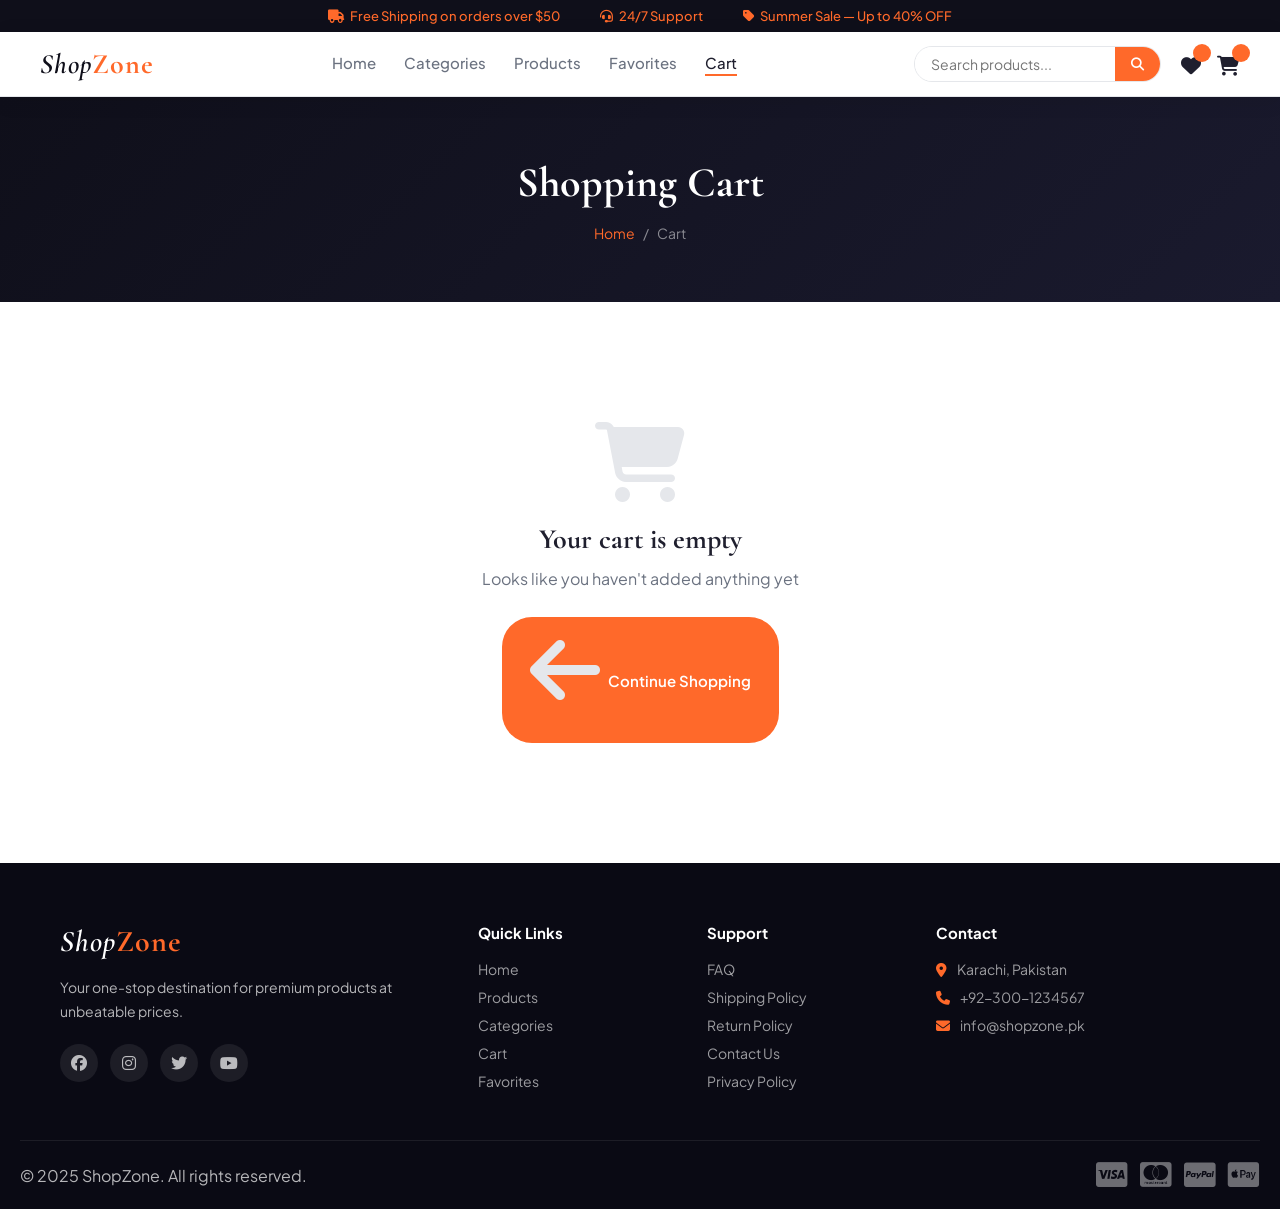
<file: checkout.html>
<!DOCTYPE html>
<html lang="en">
<head>
<meta charset="UTF-8">
<meta name="viewport" content="width=device-width, initial-scale=1.0">
<title>Checkout - ShopZone</title>
<link rel="stylesheet" href="css/style.css">
<link href="https://fonts.googleapis.com/css2?family=Cormorant+Garamond:ital,wght@0,400;0,600;0,700;1,400;1,600&family=DM+Sans:wght@300;400;500;600&display=swap" rel="stylesheet">
<link rel="stylesheet" href="https://cdnjs.cloudflare.com/ajax/libs/font-awesome/6.5.0/css/all.min.css">
</head>
<body>

<div class="topbar">
  <span><i class="fa fa-truck"></i> Free Shipping on orders over $50</span>
  <span><i class="fa fa-headset"></i> 24/7 Support</span>
  <span><i class="fa fa-tag"></i> Summer Sale — Up to 40% OFF</span>
</div>
<nav class="navbar">
  <a href="index.html" class="logo">Shop<span>Zone</span></a>
  <div class="nav-links">
    <a href="index.html">Home</a>
    <a href="categories.html">Categories</a>
    <a href="products.html">Products</a>
    <a href="favorites.html">Favorites</a>
    <a href="cart.html">Cart</a>
  </div>
  <div style="margin-left:auto;display:flex;align-items:center;gap:8px;color:#6b7280;font-size:14px;font-weight:600">
    <i class="fa fa-lock" style="color:var(--primary)"></i> Secure Checkout
  </div>
  <div class="nav-icons">
    <a href="favorites.html" class="icon-btn"><i class="fa fa-heart"></i><span class="badge" id="favCount"></span></a>
    <a href="cart.html" class="icon-btn"><i class="fa fa-shopping-cart"></i><span class="badge" id="cartCount"></span></a>
  </div>
  <div class="hamburger" onclick="toggleMenu()"><i class="fa fa-bars"></i></div>
</nav>
<div class="mobile-menu" id="mobileMenu">
  <a href="index.html">Home</a>
  <a href="categories.html">Categories</a>
  <a href="products.html">Products</a>
  <a href="favorites.html">Favorites</a>
  <a href="cart.html">Cart</a>
</div>

<div class="page-header">
  <h1>Secure Checkout</h1>
  <div class="breadcrumb"><a href="index.html">Home</a> / <a href="cart.html">Cart</a> / <span>Checkout</span></div>
</div>

<!-- CHECKOUT STEPS -->
<div style="background:white;border-bottom:1px solid #e5e7eb;padding:20px">
  <div style="max-width:600px;margin:0 auto;display:flex;justify-content:space-between;position:relative">
    <div style="position:absolute;top:18px;left:60px;right:60px;height:2px;background:#e5e7eb;z-index:0"></div>
    <div style="position:absolute;top:18px;left:60px;width:50%;height:2px;background:var(--primary);z-index:1;transition:width 0.3s" id="progressBar"></div>
    <div class="step active" id="step1ind" style="text-align:center;z-index:2">
      <div style="width:36px;height:36px;border-radius:50%;background:var(--primary);color:var(--dark);display:flex;align-items:center;justify-content:center;font-weight:700;margin:0 auto 6px">1</div>
      <span style="font-size:12px;font-weight:600">Shipping</span>
    </div>
    <div class="step" id="step2ind" style="text-align:center;z-index:2">
      <div style="width:36px;height:36px;border-radius:50%;background:#e5e7eb;color:#6b7280;display:flex;align-items:center;justify-content:center;font-weight:700;margin:0 auto 6px" id="step2circle">2</div>
      <span style="font-size:12px;font-weight:600;color:#6b7280">Payment</span>
    </div>
    <div class="step" id="step3ind" style="text-align:center;z-index:2">
      <div style="width:36px;height:36px;border-radius:50%;background:#e5e7eb;color:#6b7280;display:flex;align-items:center;justify-content:center;font-weight:700;margin:0 auto 6px" id="step3circle">3</div>
      <span style="font-size:12px;font-weight:600;color:#6b7280">Review</span>
    </div>
  </div>
</div>

<section class="checkout-section container">
  <div class="checkout-layout">
    <div>
      <!-- STEP 1: SHIPPING -->
      <div id="shippingStep" class="checkout-form">
        <h2 class="form-title"><i class="fa fa-map-marker-alt" style="color:var(--primary);margin-right:10px"></i>Shipping Information</h2>
        <div class="form-row">
          <div class="form-group"><label>First Name *</label><input type="text" id="firstName" placeholder="John" required></div>
          <div class="form-group"><label>Last Name *</label><input type="text" id="lastName" placeholder="Doe" required></div>
        </div>
        <div class="form-group"><label>Email Address *</label><input type="email" id="email" placeholder="john@example.com" required></div>
        <div class="form-group"><label>Phone Number *</label><input type="tel" id="phone" placeholder="+1 (555) 000-0000" required></div>
        <div class="form-group"><label>Street Address *</label><input type="text" id="address" placeholder="123 Main Street, Apt 4B" required></div>
        <div class="form-row">
          <div class="form-group"><label>City *</label><input type="text" id="city" placeholder="New York" required></div>
          <div class="form-group"><label>State/Province</label><input type="text" id="state" placeholder="NY"></div>
        </div>
        <div class="form-row">
          <div class="form-group"><label>ZIP Code *</label><input type="text" id="zip" placeholder="10001" required></div>
          <div class="form-group"><label>Country *</label>
            <select id="country">
              <option>Pakistan</option><option>United States</option><option>United Kingdom</option><option>Canada</option><option>Australia</option><option>UAE</option><option>Saudi Arabia</option>
            </select>
          </div>
        </div>
        <div style="margin-bottom:24px">
          <h4 style="margin-bottom:12px;font-size:14px;font-weight:700;color:#6b7280;text-transform:uppercase;letter-spacing:0.5px">Shipping Method</h4>
          <div style="display:flex;flex-direction:column;gap:10px">
            <label style="display:flex;align-items:center;gap:14px;border:1.5px solid #e5e7eb;padding:14px 16px;border-radius:10px;cursor:pointer;transition:all 0.3s" onclick="selectShipping(this,'standard')">
              <input type="radio" name="shipping" value="standard" checked style="accent-color:var(--primary)">
              <span><strong>Standard Shipping</strong> — 5-7 Business Days</span>
              <span style="margin-left:auto;font-weight:700;color:var(--primary)">FREE</span>
            </label>
            <label style="display:flex;align-items:center;gap:14px;border:1.5px solid #e5e7eb;padding:14px 16px;border-radius:10px;cursor:pointer;transition:all 0.3s" onclick="selectShipping(this,'express')">
              <input type="radio" name="shipping" value="express" style="accent-color:var(--primary)">
              <span><strong>Express Shipping</strong> — 2-3 Business Days</span>
              <span style="margin-left:auto;font-weight:700;color:var(--primary)">$9.99</span>
            </label>
            <label style="display:flex;align-items:center;gap:14px;border:1.5px solid #e5e7eb;padding:14px 16px;border-radius:10px;cursor:pointer;transition:all 0.3s" onclick="selectShipping(this,'overnight')">
              <input type="radio" name="shipping" value="overnight" style="accent-color:var(--primary)">
              <span><strong>Overnight Shipping</strong> — Next Day</span>
              <span style="margin-left:auto;font-weight:700;color:var(--primary)">$19.99</span>
            </label>
          </div>
        </div>
        <button class="btn-primary" style="width:100%;justify-content:center;padding:16px" onclick="goToPayment()">Continue to Payment <i class="fa fa-arrow-right"></i></button>
      </div>

      <!-- STEP 2: PAYMENT -->
      <div id="paymentStep" class="checkout-form" style="display:none">
        <button onclick="goBack(1)" style="background:none;border:none;color:var(--primary);font-weight:600;cursor:pointer;margin-bottom:20px;font-size:14px"><i class="fa fa-arrow-left"></i> Back to Shipping</button>
        <h2 class="form-title"><i class="fa fa-credit-card" style="color:var(--primary);margin-right:10px"></i>Payment Method</h2>
        <div class="payment-methods">
          <div class="payment-option selected" onclick="selectPayment(this,'card')">
            <i class="fab fa-cc-visa"></i><span>Credit Card</span>
          </div>
          <div class="payment-option" onclick="selectPayment(this,'paypal')">
            <i class="fab fa-paypal"></i><span>PayPal</span>
          </div>
          <div class="payment-option" onclick="selectPayment(this,'apple')">
            <i class="fab fa-apple-pay"></i><span>Apple Pay</span>
          </div>
          <div class="payment-option" onclick="selectPayment(this,'cod')">
            <i class="fa fa-money-bill"></i><span>Cash on Delivery</span>
          </div>
        </div>
        <div id="cardFields">
          <div class="form-group"><label>Cardholder Name *</label><input type="text" id="cardName" placeholder="John Doe"></div>
          <div class="form-group"><label>Card Number *</label>
            <input type="text" id="cardNum" placeholder="1234 5678 9012 3456" maxlength="19" oninput="formatCard(this)">
          </div>
          <div class="form-row">
            <div class="form-group"><label>Expiry Date *</label><input type="text" id="cardExp" placeholder="MM/YY" maxlength="5" oninput="formatExpiry(this)"></div>
            <div class="form-group"><label>CVV *</label><input type="text" id="cardCvv" placeholder="123" maxlength="3"></div>
          </div>
          <div style="background:#f0f9ff;border:1px solid #bae6fd;border-radius:8px;padding:12px;margin-bottom:20px;font-size:13px;color:#0369a1">
            <i class="fa fa-shield-alt"></i> Your payment is secured with 256-bit SSL encryption
          </div>
        </div>
        <div id="codFields" style="display:none">
          <div style="background:#fffbeb;border:1px solid #fcd34d;border-radius:10px;padding:20px;text-align:center">
            <i class="fa fa-money-bill-wave" style="font-size:40px;color:#d97706;margin-bottom:12px;display:block"></i>
            <h4 style="margin-bottom:8px">Cash on Delivery</h4>
            <p style="color:#6b7280;font-size:14px">Pay when your order arrives at your doorstep. Please have exact change ready.</p>
          </div>
        </div>
        <button class="btn-primary" style="width:100%;justify-content:center;padding:16px;margin-top:16px" onclick="goToReview()">Review Order <i class="fa fa-arrow-right"></i></button>
      </div>

      <!-- STEP 3: REVIEW -->
      <div id="reviewStep" class="checkout-form" style="display:none">
        <button onclick="goBack(2)" style="background:none;border:none;color:var(--primary);font-weight:600;cursor:pointer;margin-bottom:20px;font-size:14px"><i class="fa fa-arrow-left"></i> Back to Payment</button>
        <h2 class="form-title"><i class="fa fa-check-circle" style="color:var(--primary);margin-right:10px"></i>Review Your Order</h2>
        <div id="reviewContent"></div>
        <div style="display:flex;align-items:center;gap:10px;margin:20px 0">
          <input type="checkbox" id="termsCheck" style="accent-color:var(--primary);width:18px;height:18px">
          <label for="termsCheck" style="font-size:14px;cursor:pointer">I agree to the <a href="#" style="color:var(--primary);font-weight:600">Terms & Conditions</a> and <a href="#" style="color:var(--primary);font-weight:600">Privacy Policy</a></label>
        </div>
        <button class="btn-primary" style="width:100%;justify-content:center;padding:18px;font-size:17px" onclick="placeOrder()">
          <i class="fa fa-lock"></i> Place Order Securely
        </button>
      </div>
    </div>

    <!-- ORDER SUMMARY SIDEBAR -->
    <div class="order-summary">
      <h3 style="font-family:var(--font-display);font-size:20px;margin-bottom:20px">Order Summary</h3>
      <div id="orderItems"></div>
      <div style="border-top:1px solid #e5e7eb;margin-top:16px;padding-top:16px">
        <div class="summary-row"><span>Subtotal</span><span id="orderSubtotal">$0.00</span></div>
        <div class="summary-row"><span>Shipping</span><span id="orderShipping">FREE</span></div>
        <div class="summary-row summary-total"><strong>Total</strong><strong style="color:var(--primary);font-size:20px" id="orderTotal">$0.00</strong></div>
      </div>
      <div style="background:var(--gray-light);border-radius:8px;padding:14px;margin-top:16px;font-size:13px;color:#374151">
        <i class="fa fa-shield-alt" style="color:var(--success);margin-right:8px"></i><strong>Secure & Safe Shopping</strong><br>
        <span style="color:#6b7280">Your data is protected by SSL encryption</span>
      </div>
    </div>
  </div>
</section>

<div class="toast" id="toast"></div>

<script src="https://cdnjs.cloudflare.com/ajax/libs/jquery/3.7.1/jquery.min.js"></script>
<script src="js/main.js"></script>
<script>
let currentStep = 1;
let shippingCost = 0;
let paymentMethod = 'card';

$(document).ready(function(){
  const cart = getCart();
  if(!cart.length){ window.location.href='cart.html'; return; }
  renderOrderSummary();
  updateBadges();
});

function renderOrderSummary(){
  const cart = getCart();
  const subtotal = cart.reduce((s,i)=>s+(i.price*i.qty),0);
  const total = subtotal + shippingCost;
  let html = '';
  cart.slice(0,4).forEach(item=>{
    html += `<div class="order-item">
      <img src="${item.image}" alt="${item.title}">
      <div class="order-item-info">
        <h5>${item.title.substring(0,35)}...</h5>
        <span>Qty: ${item.qty}</span>
      </div>
      <div class="order-item-price">$${(item.price*item.qty).toFixed(2)}</div>
    </div>`;
  });
  if(cart.length>4) html += `<p style="text-align:center;color:#6b7280;font-size:13px;padding:10px">+ ${cart.length-4} more item(s)</p>`;
  $('#orderItems').html(html);
  $('#orderSubtotal').text('$'+subtotal.toFixed(2));
  $('#orderShipping').html(shippingCost===0?'<span style="color:#16a34a;font-weight:600">FREE</span>':'$'+shippingCost.toFixed(2));
  $('#orderTotal').text('$'+total.toFixed(2));
}

function selectShipping(el, type){
  $(el).css('border-color','var(--primary)').css('background','rgba(200,169,110,0.05)');
  $('label[onclick*="selectShipping"]').not(el).css('border-color','#e5e7eb').css('background','white');
  shippingCost = type==='express'?9.99:type==='overnight'?19.99:0;
  renderOrderSummary();
}

function selectPayment(el, type){
  paymentMethod = type;
  $('.payment-option').removeClass('selected');
  $(el).addClass('selected');
  $('#cardFields').toggle(type==='card');
  $('#codFields').toggle(type==='cod');
}

function goToPayment(){
  if(!$('#firstName').val()||!$('#lastName').val()||!$('#email').val()||!$('#address').val()){
    showToast('Please fill all required fields','error'); return;
  }
  $('#shippingStep').hide(); $('#paymentStep').show();
  setStep(2);
}

function goToReview(){
  if(paymentMethod==='card' && (!$('#cardName').val()||!$('#cardNum').val()||!$('#cardExp').val()||!$('#cardCvv').val())){
    showToast('Please fill all payment details','error'); return;
  }
  $('#paymentStep').hide(); $('#reviewStep').show();
  setStep(3);
  renderReview();
}

function goBack(step){
  if(step===1){ $('#paymentStep').hide(); $('#shippingStep').show(); setStep(1); }
  if(step===2){ $('#reviewStep').hide(); $('#paymentStep').show(); setStep(2); }
}

function setStep(n){
  currentStep = n;
  const colors = {1:'var(--primary)',2:'var(--primary)',3:'var(--primary)'};
  [1,2,3].forEach(i=>{
    const circle = i===1?null:$(`#step${i}circle`);
    if(circle){ circle.css('background', i<=n?'var(--primary)':'#e5e7eb').css('color', i<=n?'var(--dark)':'#6b7280'); }
  });
  $('#progressBar').css('width', n===1?'0%':n===2?'50%':'100%');
}

function renderReview(){
  const cart = getCart();
  const subtotal = cart.reduce((s,i)=>s+(i.price*i.qty),0);
  const total = subtotal + shippingCost;
  const name = `${$('#firstName').val()} ${$('#lastName').val()}`;
  const addr = `${$('#address').val()}, ${$('#city').val()}, ${$('#state').val()}, ${$('#zip').val()}, ${$('#country').val()}`;
  const pm = paymentMethod==='card' ? `Credit Card ending in ${$('#cardNum').val().slice(-4)||'****'}` : paymentMethod==='cod'?'Cash on Delivery':'Online Payment';
  
  $('#reviewContent').html(`
    <div style="background:#f9fafb;border-radius:10px;padding:16px;margin-bottom:16px;font-size:14px">
      <h4 style="margin-bottom:10px;font-size:15px"><i class="fa fa-map-marker-alt" style="color:var(--primary);margin-right:8px"></i>Delivery Address</h4>
      <p style="font-weight:600">${name}</p>
      <p style="color:#6b7280;margin-top:4px">${addr}</p>
    </div>
    <div style="background:#f9fafb;border-radius:10px;padding:16px;margin-bottom:16px;font-size:14px">
      <h4 style="margin-bottom:10px;font-size:15px"><i class="fa fa-credit-card" style="color:var(--primary);margin-right:8px"></i>Payment Method</h4>
      <p style="font-weight:600">${pm}</p>
    </div>
    <div style="background:#f9fafb;border-radius:10px;padding:16px;font-size:14px">
      <h4 style="margin-bottom:12px;font-size:15px"><i class="fa fa-shopping-bag" style="color:var(--primary);margin-right:8px"></i>${cart.length} Items</h4>
      ${cart.map(i=>`<div style="display:flex;justify-content:space-between;padding:6px 0;border-bottom:1px solid #e5e7eb">
        <span>${i.title.substring(0,35)}... × ${i.qty}</span><span style="font-weight:600">$${(i.price*i.qty).toFixed(2)}</span>
      </div>`).join('')}
      <div style="display:flex;justify-content:space-between;padding:12px 0 0;font-weight:700;font-size:16px">
        <span>Total</span><span style="color:var(--primary)">$${total.toFixed(2)}</span>
      </div>
    </div>`);
}

function placeOrder(){
  if(!$('#termsCheck').is(':checked')){ showToast('Please accept the terms and conditions','error'); return; }
  const btn = $('button[onclick="placeOrder()"]');
  btn.html('<i class="fa fa-spinner fa-spin"></i> Processing...').prop('disabled',true);
  setTimeout(function(){
    localStorage.removeItem('cart');
    const orderId = 'SZ'+Date.now().toString().slice(-8);
    localStorage.setItem('lastOrder', orderId);
    window.location.href = 'order-success.html';
  }, 2500);
}

function formatCard(input){
  let v = input.value.replace(/\D/g,'').slice(0,16);
  input.value = v.replace(/(.{4})/g,'$1 ').trim();
}

function formatExpiry(input){
  let v = input.value.replace(/\D/g,'').slice(0,4);
  if(v.length>=2) v = v.slice(0,2)+'/'+v.slice(2);
  input.value = v;
}
</script>
</body>
</html>
</file>
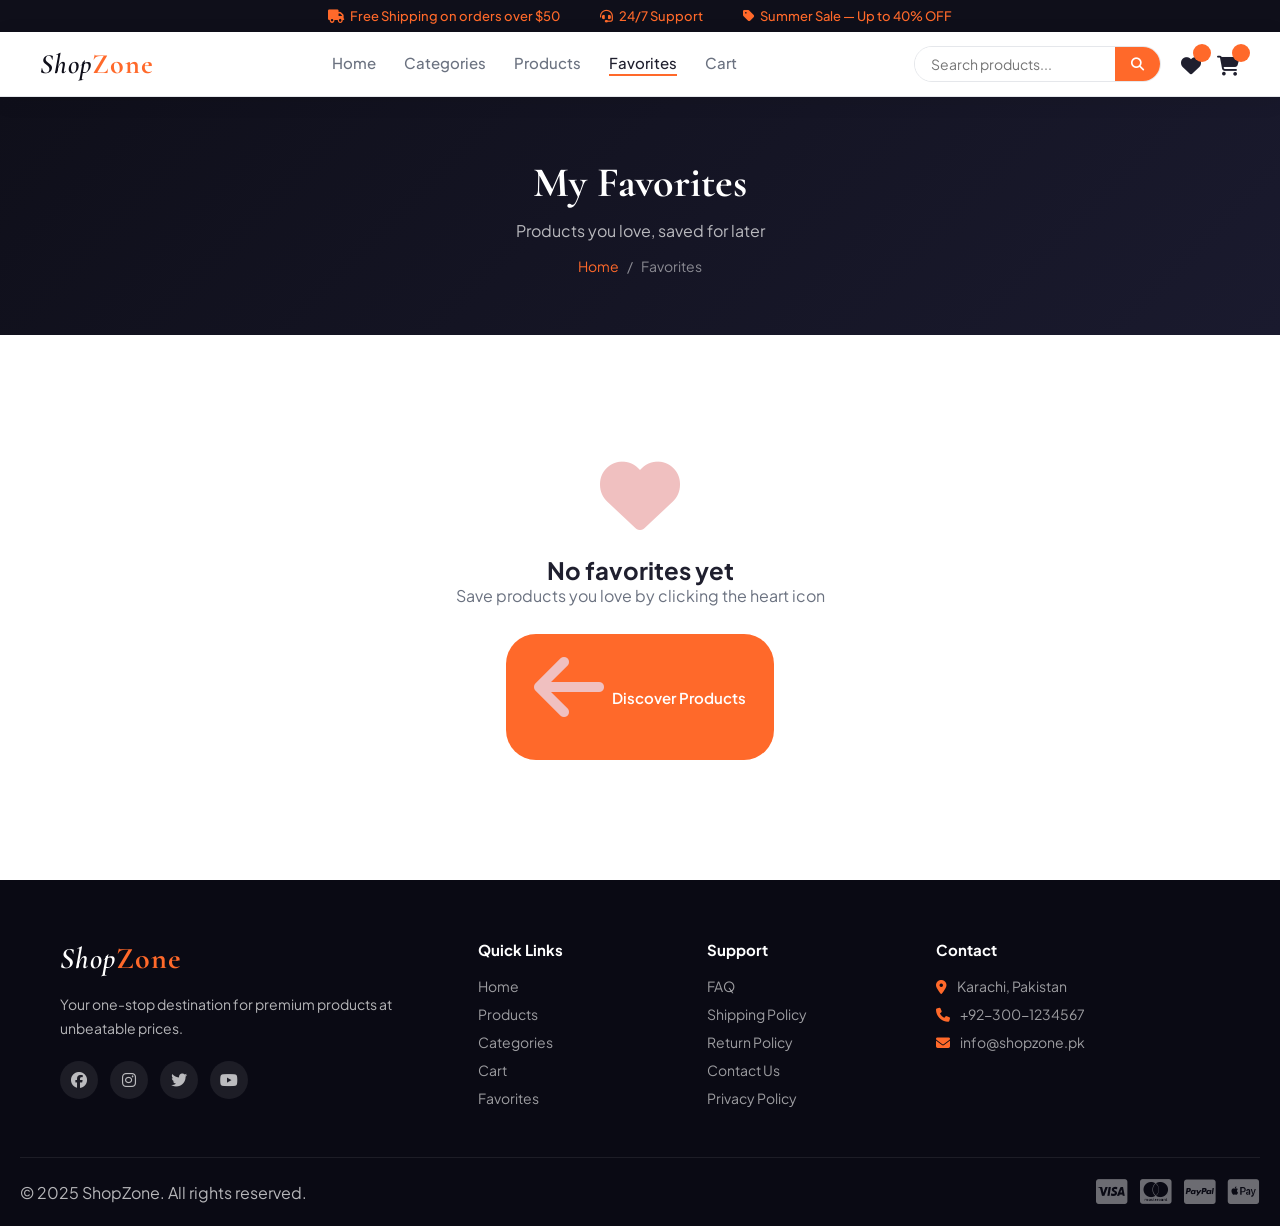
<file: favorites.html>
<!DOCTYPE html>
<html lang="en">
<head>
<meta charset="UTF-8">
<meta name="viewport" content="width=device-width, initial-scale=1.0">
<title>My Favorites - ShopZone</title>
<link rel="stylesheet" href="css/style.css">
<link href="https://fonts.googleapis.com/css2?family=Cormorant+Garamond:ital,wght@0,400;0,600;0,700;1,400;1,600&family=DM+Sans:wght@300;400;500;600&display=swap" rel="stylesheet">
<link rel="stylesheet" href="https://cdnjs.cloudflare.com/ajax/libs/font-awesome/6.5.0/css/all.min.css">
</head>
<body>
<div class="topbar">
  <span><i class="fa fa-truck"></i> Free Shipping on orders over $50</span>
  <span><i class="fa fa-headset"></i> 24/7 Support</span>
  <span><i class="fa fa-tag"></i> Summer Sale — Up to 40% OFF</span>
</div>
<nav class="navbar">
  <a href="index.html" class="logo">Shop<span>Zone</span></a>
  <div class="nav-links">
    <a href="index.html">Home</a>
    <a href="categories.html">Categories</a>
    <a href="products.html">Products</a>
    <a href="favorites.html" class="active">Favorites</a>
    <a href="cart.html">Cart</a>
  </div>
  <div class="nav-search">
    <input type="text" id="searchInput" placeholder="Search products...">
    <button onclick="searchProducts()"><i class="fa fa-search"></i></button>
  </div>
  <div class="nav-icons">
    <a href="favorites.html" class="icon-btn"><i class="fa fa-heart"></i><span class="badge" id="favCount"></span></a>
    <a href="cart.html" class="icon-btn"><i class="fa fa-shopping-cart"></i><span class="badge" id="cartCount"></span></a>
  </div>
  <div class="hamburger" onclick="toggleMenu()"><i class="fa fa-bars"></i></div>
</nav>
<div class="mobile-menu" id="mobileMenu">
  <a href="index.html">Home</a>
  <a href="categories.html">Categories</a>
  <a href="products.html">Products</a>
  <a href="favorites.html">Favorites</a>
  <a href="cart.html">Cart</a>
</div>

<div class="page-header">
  <h1>My Favorites</h1>
  <p>Products you love, saved for later</p>
  <div class="breadcrumb"><a href="index.html">Home</a> / <span>Favorites</span></div>
</div>

<section class="favorites-section container">
  <div id="favContent"></div>
</section>

<div class="toast" id="toast"></div>
<button class="back-to-top" id="backToTop" onclick="window.scrollTo({top:0,behavior:'smooth'})"><i class="fa fa-arrow-up"></i></button>
<!-- FOOTER -->
<footer class="footer">
  <div class="container footer-grid">
    <div class="footer-brand">
      <div class="logo">Shop<span>Zone</span></div>
      <p>Your one-stop destination for premium products at unbeatable prices.</p>
      <div class="social-links">
        <a href="#"><i class="fab fa-facebook"></i></a>
        <a href="#"><i class="fab fa-instagram"></i></a>
        <a href="#"><i class="fab fa-twitter"></i></a>
        <a href="#"><i class="fab fa-youtube"></i></a>
      </div>
    </div>
    <div class="footer-links">
      <h4>Quick Links</h4>
      <a href="index.html">Home</a>
      <a href="products.html">Products</a>
      <a href="categories.html">Categories</a>
      <a href="cart.html">Cart</a>
      <a href="favorites.html">Favorites</a>
    </div>
    <div class="footer-links">
      <h4>Support</h4>
      <a href="#">FAQ</a>
      <a href="#">Shipping Policy</a>
      <a href="#">Return Policy</a>
      <a href="#">Contact Us</a>
      <a href="#">Privacy Policy</a>
    </div>
    <div class="footer-links">
      <h4>Contact</h4>
      <p><i class="fa fa-map-marker-alt"></i> Karachi, Pakistan</p>
      <p><i class="fa fa-phone"></i> +92-300-1234567</p>
      <p><i class="fa fa-envelope"></i> info@shopzone.pk</p>
    </div>
  </div>
  <div class="footer-bottom">
    <p>&copy; 2025 ShopZone. All rights reserved.</p>
    <div class="payment-icons">
      <i class="fab fa-cc-visa"></i>
      <i class="fab fa-cc-mastercard"></i>
      <i class="fab fa-cc-paypal"></i>
      <i class="fab fa-cc-apple-pay"></i>
    </div>
  </div>
</footer>
<script src="https://cdnjs.cloudflare.com/ajax/libs/jquery/3.7.1/jquery.min.js"></script>
<script src="js/main.js"></script>
<script>
$(document).ready(function(){ renderFavorites(); updateBadges(); });

function renderFavorites(){
  const favs = getFavorites();
  if(!favs.length){
    $('#favContent').html(`<div class="fav-empty"><i class="fa fa-heart"></i><h2>No favorites yet</h2><p style="color:#6b7280;margin-bottom:28px">Save products you love by clicking the heart icon</p><a href="products.html" class="btn-primary"><i class="fa fa-arrow-left"></i> Discover Products</a></div>`);
    return;
  }
  let html = `<div style="display:flex;justify-content:space-between;align-items:center;margin-bottom:28px"><h2 style="font-family:var(--font-display);font-size:24px">${favs.length} Saved Item${favs.length>1?'s':''}</h2><button onclick="clearFavs()" style="background:none;border:none;color:#ef4444;cursor:pointer;font-size:14px;font-weight:600"><i class="fa fa-trash"></i> Clear All</button></div>`;
  html += '<div class="products-grid">';
  favs.forEach(p => { html += buildProductCard(p); });
  html += '</div>';
  $('#favContent').html(html);
}

function clearFavs(){
  if(!confirm('Remove all favorites?')) return;
  localStorage.removeItem('favorites');
  renderFavorites(); updateBadges();
  showToast('All favorites cleared');
}

function searchProducts(){
  const q = $('#searchInput').val().trim();
  if(q) window.location.href = `products.html?search=${encodeURIComponent(q)}`;
}
$('#searchInput').keypress(function(e){ if(e.which===13) searchProducts(); });
</script>
</body>
</html>
</file>
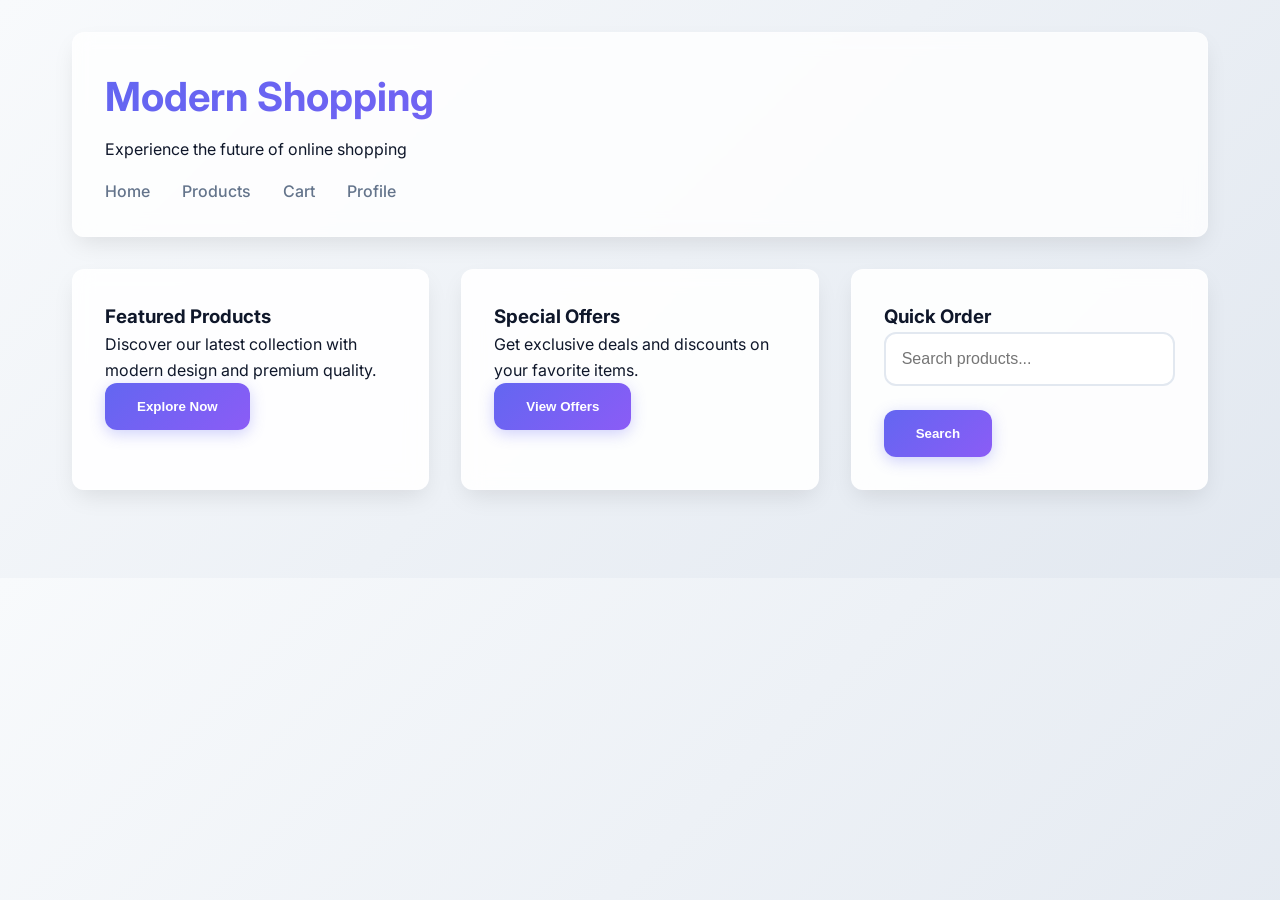
<file: modern-index.html>
<!DOCTYPE html>
<html lang="en">
<head>
    <meta charset="UTF-8">
    <meta name="viewport" content="width=device-width, initial-scale=1.0">
    <title>Modern Shopping</title>
    <link href="https://fonts.googleapis.com/css2?family=Inter:wght@300;400;500;600;700&display=swap" rel="stylesheet">
    <link rel="stylesheet" href="css/modern-style.css">
</head>
<body>
    <div class="container">
        <header class="header">
            <h1>Modern Shopping</h1>
            <p>Experience the future of online shopping</p>
            <nav class="nav">
                <a href="#" class="nav-link">Home</a>
                <a href="#" class="nav-link">Products</a>
                <a href="#" class="nav-link">Cart</a>
                <a href="#" class="nav-link">Profile</a>
            </nav>
        </header>

        <div class="grid">
            <div class="card">
                <h3>Featured Products</h3>
                <p>Discover our latest collection with modern design and premium quality.</p>
                <button class="btn">Explore Now</button>
            </div>

            <div class="card">
                <h3>Special Offers</h3>
                <p>Get exclusive deals and discounts on your favorite items.</p>
                <button class="btn">View Offers</button>
            </div>

            <div class="card">
                <h3>Quick Order</h3>
                <div class="form-group">
                    <input type="text" class="form-input" placeholder="Search products...">
                </div>
                <button class="btn">Search</button>
            </div>
        </div>
    </div>

    <script src="js/modern-script.js"></script>
</body>
</html>
</file>
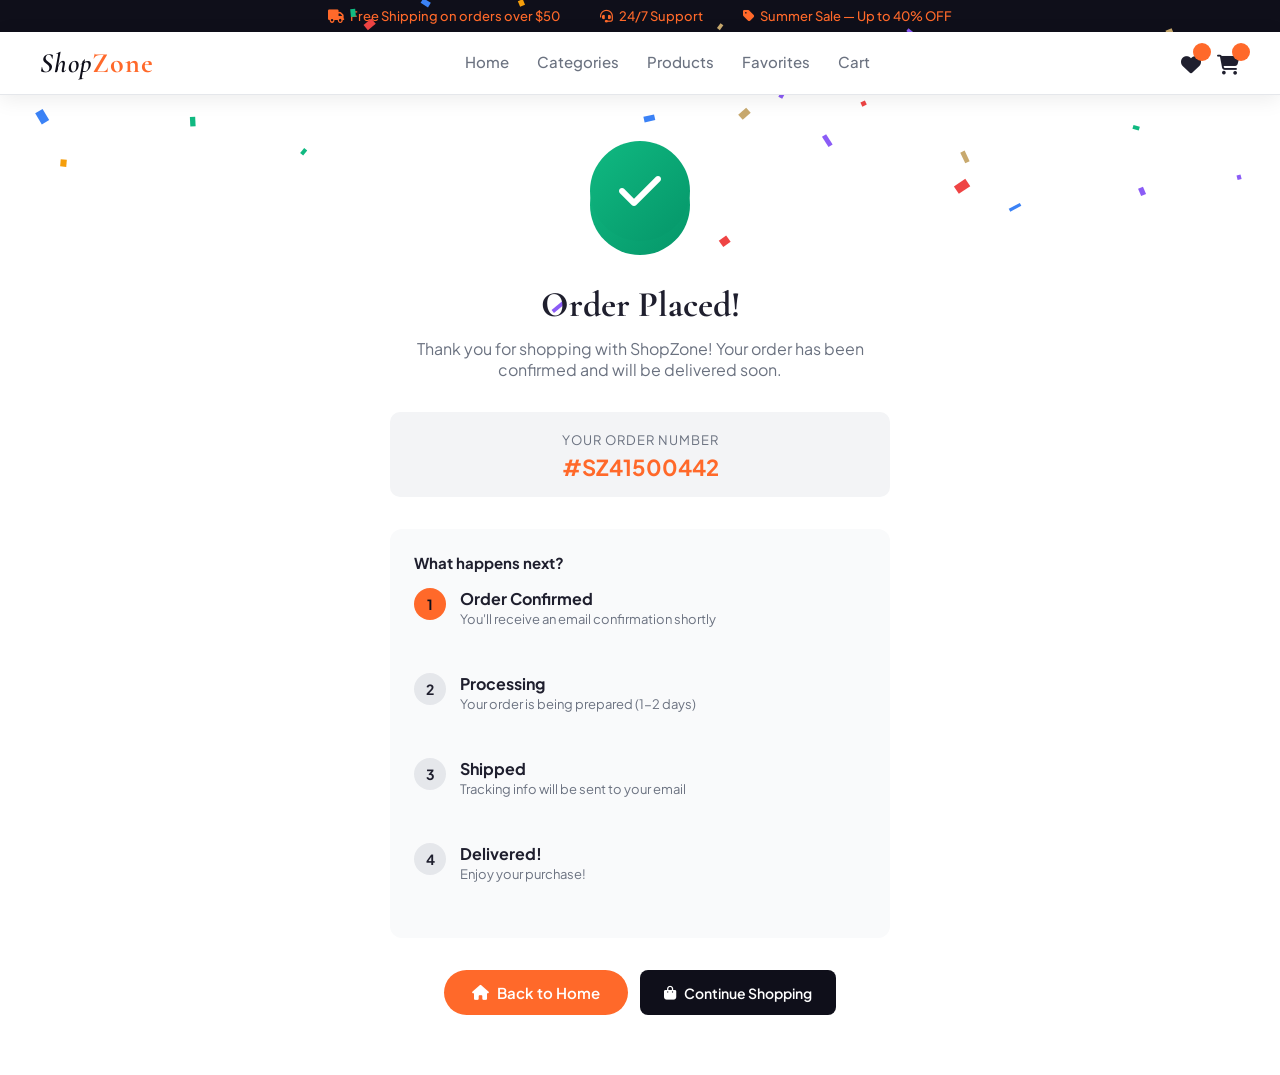
<file: order-success.html>
<!DOCTYPE html>
<html lang="en">
<head>
<meta charset="UTF-8">
<meta name="viewport" content="width=device-width, initial-scale=1.0">
<title>Order Placed! - ShopZone</title>
<link rel="stylesheet" href="css/style.css">
<link href="https://fonts.googleapis.com/css2?family=Cormorant+Garamond:ital,wght@0,400;0,600;0,700;1,400;1,600&family=DM+Sans:wght@300;400;500;600&display=swap" rel="stylesheet">
<link rel="stylesheet" href="https://cdnjs.cloudflare.com/ajax/libs/font-awesome/6.5.0/css/all.min.css">
<style>
@keyframes popIn { 0%{transform:scale(0);opacity:0} 70%{transform:scale(1.15)} 100%{transform:scale(1);opacity:1} }
@keyframes fadeUp { from{opacity:0;transform:translateY(30px)} to{opacity:1;transform:translateY(0)} }
.success-icon { animation: popIn 0.6s ease 0.3s both; }
.success-card > * { animation: fadeUp 0.5s ease both; }
.success-card > *:nth-child(2) { animation-delay: 0.5s; }
.success-card > *:nth-child(3) { animation-delay: 0.7s; }
.success-card > *:nth-child(4) { animation-delay: 0.9s; }
.success-card > *:nth-child(5) { animation-delay: 1.1s; }
.confetti { position:fixed; top:0; left:0; width:100%; height:100%; pointer-events:none; z-index:0; }
</style>
</head>
<body>

<div class="topbar">
  <span><i class="fa fa-truck"></i> Free Shipping on orders over $50</span>
  <span><i class="fa fa-headset"></i> 24/7 Support</span>
  <span><i class="fa fa-tag"></i> Summer Sale — Up to 40% OFF</span>
</div>
<nav class="navbar">
  <a href="index.html" class="logo">Shop<span>Zone</span></a>
  <div class="nav-links">
    <a href="index.html">Home</a>
    <a href="categories.html">Categories</a>
    <a href="products.html">Products</a>
    <a href="favorites.html">Favorites</a>
    <a href="cart.html">Cart</a>
  </div>
  <div class="nav-icons">
    <a href="favorites.html" class="icon-btn"><i class="fa fa-heart"></i><span class="badge" id="favCount"></span></a>
    <a href="cart.html" class="icon-btn"><i class="fa fa-shopping-cart"></i><span class="badge" id="cartCount"></span></a>
  </div>
  <div class="hamburger" onclick="toggleMenu()"><i class="fa fa-bars"></i></div>
</nav>
<div class="mobile-menu" id="mobileMenu">
  <a href="index.html">Home</a>
  <a href="categories.html">Categories</a>
  <a href="products.html">Products</a>
  <a href="favorites.html">Favorites</a>
  <a href="cart.html">Cart</a>
</div>

<canvas class="confetti" id="confetti"></canvas>

<section class="success-section">
  <div class="success-card" style="position:relative;z-index:1">
    <div class="success-icon">
      <i class="fa fa-check" style="font-size:48px;color:white;background:linear-gradient(135deg,#10b981,#059669);width:100px;height:100px;border-radius:50%;display:flex;align-items:center;justify-content:center;margin:0 auto 28px"></i>
    </div>
    <h1 style="font-family:var(--font-display);font-size:36px;margin-bottom:12px">Order Placed!</h1>
    <p style="color:#6b7280;font-size:16px;margin-bottom:32px">Thank you for shopping with ShopZone! Your order has been confirmed and will be delivered soon.</p>
    
    <div class="order-number">
      <span>Your Order Number</span>
      <h3 id="orderNum">#SZ00000000</h3>
    </div>

    <div style="background:#f9fafb;border-radius:12px;padding:24px;margin-bottom:32px;text-align:left">
      <h4 style="margin-bottom:16px;font-size:15px;font-weight:700">What happens next?</h4>
      <div style="display:flex;flex-direction:column;gap:14px">
        <div style="display:flex;gap:14px;align-items:flex-start">
          <div style="width:32px;height:32px;background:var(--primary);border-radius:50%;display:flex;align-items:center;justify-content:center;font-size:14px;font-weight:700;color:var(--dark);flex-shrink:0">1</div>
          <div><strong>Order Confirmed</strong><p style="color:#6b7280;font-size:13px;margin-top:2px">You'll receive an email confirmation shortly</p></div>
        </div>
        <div style="display:flex;gap:14px;align-items:flex-start">
          <div style="width:32px;height:32px;background:#e5e7eb;border-radius:50%;display:flex;align-items:center;justify-content:center;font-size:14px;font-weight:700;flex-shrink:0">2</div>
          <div><strong>Processing</strong><p style="color:#6b7280;font-size:13px;margin-top:2px">Your order is being prepared (1-2 days)</p></div>
        </div>
        <div style="display:flex;gap:14px;align-items:flex-start">
          <div style="width:32px;height:32px;background:#e5e7eb;border-radius:50%;display:flex;align-items:center;justify-content:center;font-size:14px;font-weight:700;flex-shrink:0">3</div>
          <div><strong>Shipped</strong><p style="color:#6b7280;font-size:13px;margin-top:2px">Tracking info will be sent to your email</p></div>
        </div>
        <div style="display:flex;gap:14px;align-items:flex-start">
          <div style="width:32px;height:32px;background:#e5e7eb;border-radius:50%;display:flex;align-items:center;justify-content:center;font-size:14px;font-weight:700;flex-shrink:0">4</div>
          <div><strong>Delivered!</strong><p style="color:#6b7280;font-size:13px;margin-top:2px">Enjoy your purchase!</p></div>
        </div>
      </div>
    </div>

    <div style="display:flex;gap:12px;justify-content:center;flex-wrap:wrap">
      <a href="index.html" class="btn-primary"><i class="fa fa-home"></i> Back to Home</a>
      <a href="products.html" class="btn-secondary"><i class="fa fa-shopping-bag"></i> Continue Shopping</a>
    </div>
  </div>
</section>

<script src="https://cdnjs.cloudflare.com/ajax/libs/jquery/3.7.1/jquery.min.js"></script>
<script>
const orderId = localStorage.getItem('lastOrder') || ('SZ' + Date.now().toString().slice(-8));
$('#orderNum').text('#' + orderId);

// Simple confetti
const canvas = document.getElementById('confetti');
const ctx = canvas.getContext('2d');
canvas.width = window.innerWidth; canvas.height = window.innerHeight;
const particles = [];
const colors = ['#c8a96e','#10b981','#3b82f6','#f59e0b','#ef4444','#8b5cf6'];
for(let i=0;i<120;i++){
  particles.push({
    x: Math.random()*canvas.width, y: Math.random()*canvas.height-canvas.height,
    w: Math.random()*10+4, h: Math.random()*6+3,
    color: colors[Math.floor(Math.random()*colors.length)],
    speed: Math.random()*3+1, angle: Math.random()*360, spin: Math.random()*4-2
  });
}
let animFrame;
function animate(){
  ctx.clearRect(0,0,canvas.width,canvas.height);
  particles.forEach(p=>{
    p.y += p.speed; p.angle += p.spin;
    ctx.save(); ctx.translate(p.x,p.y); ctx.rotate(p.angle*Math.PI/180);
    ctx.fillStyle = p.color; ctx.fillRect(-p.w/2,-p.h/2,p.w,p.h);
    ctx.restore();
    if(p.y > canvas.height) p.y = -20;
  });
  animFrame = requestAnimationFrame(animate);
}
animate();
setTimeout(()=>cancelAnimationFrame(animFrame), 5000);
</script>
</body>
</html>
</file>
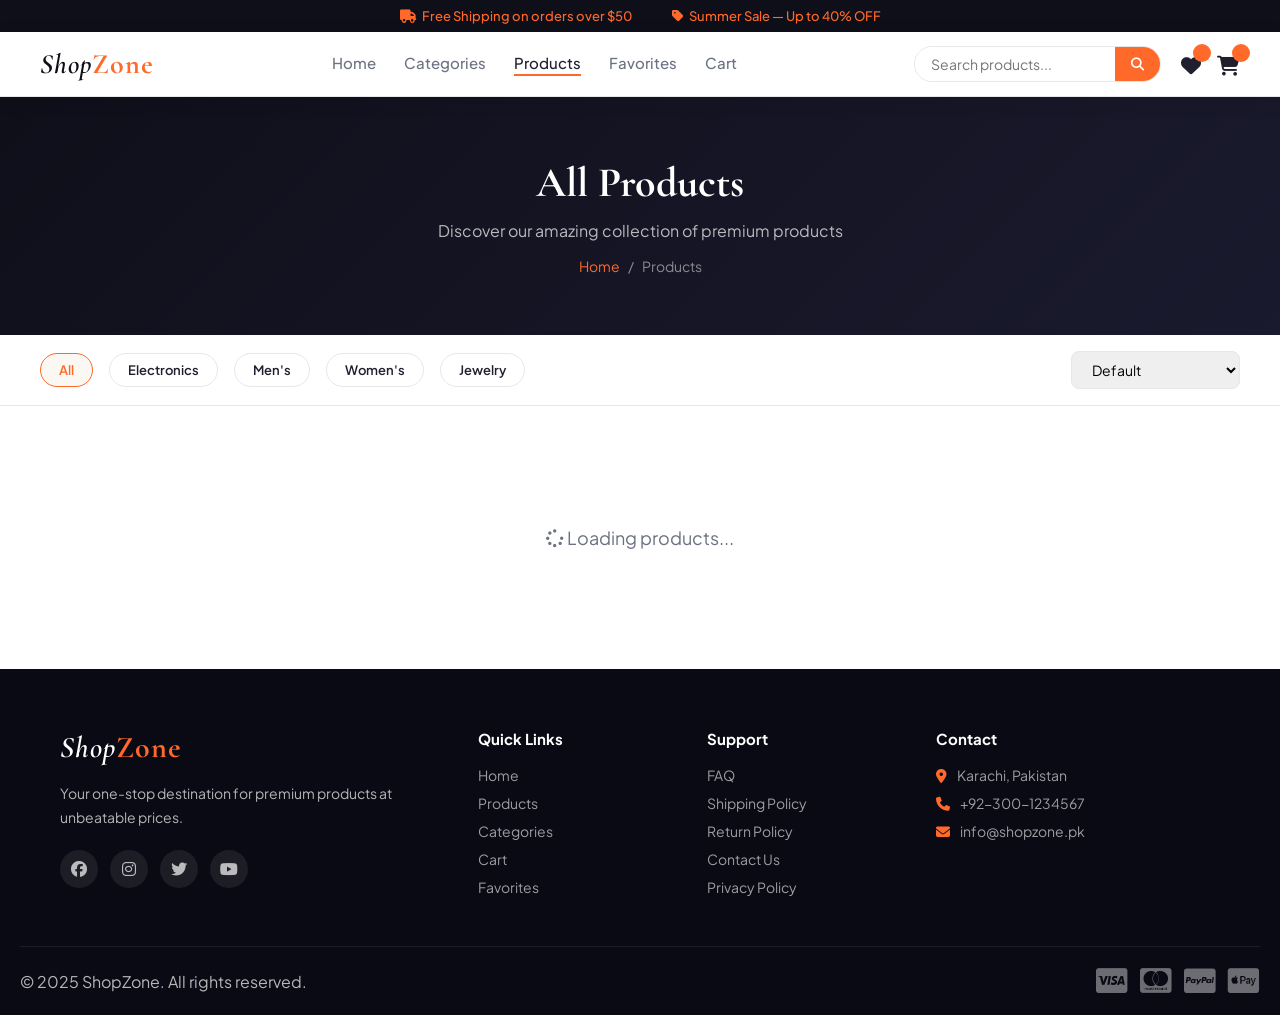
<file: product-detail.html>
<!DOCTYPE html>
<html lang="en">
<head>
<meta charset="UTF-8">
<meta name="viewport" content="width=device-width, initial-scale=1.0">
<title>Product Detail - ShopZone</title>
<link rel="stylesheet" href="css/style.css">
<link href="https://fonts.googleapis.com/css2?family=Cormorant+Garamond:ital,wght@0,400;0,600;0,700;1,400;1,600&family=DM+Sans:wght@300;400;500;600&display=swap" rel="stylesheet">
<link rel="stylesheet" href="https://cdnjs.cloudflare.com/ajax/libs/font-awesome/6.5.0/css/all.min.css">
</head>
<body>

<div class="topbar">
  <span><i class="fa fa-truck"></i> Free Shipping on orders over $50</span>
  <span><i class="fa fa-headset"></i> 24/7 Support</span>
  <span><i class="fa fa-tag"></i> Summer Sale — Up to 40% OFF</span>
</div>
<nav class="navbar">
  <a href="index.html" class="logo">Shop<span>Zone</span></a>
  <div class="nav-links">
    <a href="index.html">Home</a>
    <a href="categories.html">Categories</a>
    <a href="products.html" class="active">Products</a>
    <a href="favorites.html">Favorites</a>
    <a href="cart.html">Cart</a>
  </div>
  <div class="nav-search">
    <input type="text" id="searchInput" placeholder="Search products...">
    <button onclick="searchProducts()"><i class="fa fa-search"></i></button>
  </div>
  <div class="nav-icons">
    <a href="favorites.html" class="icon-btn"><i class="fa fa-heart"></i><span class="badge" id="favCount"></span></a>
    <a href="cart.html" class="icon-btn"><i class="fa fa-shopping-cart"></i><span class="badge" id="cartCount"></span></a>
  </div>
  <div class="hamburger" onclick="toggleMenu()"><i class="fa fa-bars"></i></div>
</nav>
<div class="mobile-menu" id="mobileMenu">
  <a href="index.html">Home</a>
  <a href="categories.html">Categories</a>
  <a href="products.html">Products</a>
  <a href="favorites.html">Favorites</a>
  <a href="cart.html">Cart</a>
</div>

<div class="page-header" style="padding:30px 20px">
  <div class="breadcrumb"><a href="index.html">Home</a> / <a href="products.html">Products</a> / <span id="breadcrumbTitle">Product</span></div>
</div>

<section class="product-detail-section container">
  <div id="detailContainer">
    <div class="loading-spinner"><i class="fa fa-spinner fa-spin"></i> Loading product...</div>
  </div>
</section>

<!-- RELATED PRODUCTS -->
<section class="products-section container" style="margin-top:20px">
  <div class="section-header">
    <h2 class="section-title">Related Products</h2>
    <a href="products.html" class="view-all">View All <i class="fa fa-arrow-right"></i></a>
  </div>
  <div class="products-grid" id="relatedProducts">
    <div class="loading-spinner"><i class="fa fa-spinner fa-spin"></i></div>
  </div>
</section>

<div class="toast" id="toast"></div>
<button class="back-to-top" id="backToTop" onclick="window.scrollTo({top:0,behavior:'smooth'})"><i class="fa fa-arrow-up"></i></button>

<!-- FOOTER -->
<footer class="footer">
  <div class="container footer-grid">
    <div class="footer-brand">
      <div class="logo">Shop<span>Zone</span></div>
      <p>Your one-stop destination for premium products at unbeatable prices.</p>
      <div class="social-links">
        <a href="#"><i class="fab fa-facebook"></i></a>
        <a href="#"><i class="fab fa-instagram"></i></a>
        <a href="#"><i class="fab fa-twitter"></i></a>
        <a href="#"><i class="fab fa-youtube"></i></a>
      </div>
    </div>
    <div class="footer-links">
      <h4>Quick Links</h4>
      <a href="index.html">Home</a>
      <a href="products.html">Products</a>
      <a href="categories.html">Categories</a>
      <a href="cart.html">Cart</a>
      <a href="favorites.html">Favorites</a>
    </div>
    <div class="footer-links">
      <h4>Support</h4>
      <a href="#">FAQ</a>
      <a href="#">Shipping Policy</a>
      <a href="#">Return Policy</a>
      <a href="#">Contact Us</a>
      <a href="#">Privacy Policy</a>
    </div>
    <div class="footer-links">
      <h4>Contact</h4>
      <p><i class="fa fa-map-marker-alt"></i> Karachi, Pakistan</p>
      <p><i class="fa fa-phone"></i> +92-300-1234567</p>
      <p><i class="fa fa-envelope"></i> info@shopzone.pk</p>
    </div>
  </div>
  <div class="footer-bottom">
    <p>&copy; 2025 ShopZone. All rights reserved.</p>
    <div class="payment-icons">
      <i class="fab fa-cc-visa"></i>
      <i class="fab fa-cc-mastercard"></i>
      <i class="fab fa-cc-paypal"></i>
      <i class="fab fa-cc-apple-pay"></i>
    </div>
  </div>
</footer>
<script src="https://cdnjs.cloudflare.com/ajax/libs/jquery/3.7.1/jquery.min.js"></script>
<script src="js/main.js"></script>
<script>
let currentProduct = null;
let selectedQty = 1;

$(document).ready(function(){
  const params = new URLSearchParams(window.location.search);
  const id = params.get('id');
  if(!id){ window.location.href='products.html'; return; }
  
  $.getJSON(`https://fakestoreapi.com/products/${id}`, function(product){
    currentProduct = product;
    renderProductDetail(product);
    $('#breadcrumbTitle').text(product.title.substring(0,30)+'...');
    loadRelated(product.category, product.id);
  }).fail(function(){ $('#detailContainer').html('<p style="text-align:center;padding:60px;color:#ef4444">Product not found.</p>'); });
  
  updateBadges();
});

function renderProductDetail(p){
  const favs = getFavorites();
  const isFav = favs.some(f=>f.id===p.id);
  const rating = p.rating?.rate || 4.0;
  const count = p.rating?.count || 0;
  const stars = '★'.repeat(Math.round(rating)) + '☆'.repeat(5-Math.round(rating));
  const oldPrice = (p.price * 1.2).toFixed(2);

  const html = `
  <div class="product-detail-layout">
    <div class="product-images">
      <div class="main-image" id="mainImage">
        <img src="${p.image}" alt="${p.title}" id="mainImg">
      </div>
      <div class="thumb-strip" id="thumbStrip">
        <div class="thumb active" onclick="changeImg('${p.image}', this)"><img src="${p.image}" alt=""></div>
      </div>
    </div>
    <div class="product-detail-info">
      <span class="product-category">${p.category}</span>
      <h1>${p.title}</h1>
      <div class="detail-rating">
        <span class="stars">${stars}</span>
        <span style="font-weight:600">${rating}</span>
        <span style="color:#6b7280">(${count} reviews)</span>
      </div>
      <div class="detail-price">
        $${p.price.toFixed(2)}
        <span class="old">$${oldPrice}</span>
        <span style="background:#dcfce7;color:#16a34a;font-size:14px;padding:4px 10px;border-radius:20px;font-weight:700;margin-left:12px">20% OFF</span>
      </div>
      <p class="detail-desc">${p.description}</p>
      
      <div style="background:#f0fdf4;border:1px solid #bbf7d0;border-radius:10px;padding:16px;margin-bottom:24px;display:flex;gap:24px;flex-wrap:wrap">
        <span style="color:#16a34a;font-size:14px;font-weight:600"><i class="fa fa-check-circle"></i> In Stock</span>
        <span style="color:#16a34a;font-size:14px;font-weight:600"><i class="fa fa-truck"></i> Free Delivery</span>
        <span style="color:#16a34a;font-size:14px;font-weight:600"><i class="fa fa-shield-alt"></i> 1 Year Warranty</span>
        <span style="color:#16a34a;font-size:14px;font-weight:600"><i class="fa fa-undo"></i> Easy Returns</span>
      </div>
      
      <div class="quantity-selector">
        <label>Quantity:</label>
        <div class="qty-large">
          <button onclick="changeQty(-1)">−</button>
          <span id="qtyDisplay">1</span>
          <button onclick="changeQty(1)">+</button>
        </div>
      </div>
      
      <div class="detail-actions">
        <button class="btn-primary" onclick="addDetailToCart()"><i class="fa fa-cart-plus"></i> Add to Cart</button>
        <button class="btn-secondary" onclick="buyNow()"><i class="fa fa-bolt"></i> Buy Now</button>
        <button class="fav-btn-large ${isFav?'active':''}" id="detailFavBtn" onclick="toggleDetailFav()"><i class="fa fa-heart"></i></button>
      </div>
      
      <div class="product-meta">
        <div class="meta-row"><strong>Category:</strong><span>${p.category}</span></div>
        <div class="meta-row"><strong>SKU:</strong><span>SZ-${p.id.toString().padStart(5,'0')}</span></div>
        <div class="meta-row"><strong>Rating:</strong><span>${rating} / 5 (${count} reviews)</span></div>
        <div class="meta-row"><strong>Availability:</strong><span style="color:#16a34a;font-weight:600">In Stock</span></div>
      </div>
    </div>
  </div>`;
  
  $('#detailContainer').html(html);

  // After render, load real thumbnail images from same category
  $.getJSON(`https://fakestoreapi.com/products/category/${encodeURIComponent(p.category)}?limit=5`, function(catProducts){
    const thumbImgs = [p.image, ...catProducts.filter(x=>x.id!==p.id).slice(0,3).map(x=>x.image)];
    const thumbsHtml = thumbImgs.map((img, i) =>
      `<div class="thumb ${i===0?'active':''}" onclick="changeImg('${img}', this)"><img src="${img}" alt=""></div>`
    ).join('');
    $('#thumbStrip').html(thumbsHtml);
  });
}

function changeImg(src, el){
  $('#mainImg').fadeOut(200, function(){
    $(this).attr('src', src).fadeIn(200);
  });
  $('.thumb').removeClass('active');
  $(el).addClass('active');
}

function changeQty(dir){
  selectedQty = Math.max(1, selectedQty + dir);
  $('#qtyDisplay').text(selectedQty);
}

function addDetailToCart(){
  if(!currentProduct) return;
  addToCartDirect(currentProduct, selectedQty);
  updateBadges();
}

function buyNow(){
  if(!currentProduct) return;
  addToCartDirect(currentProduct, selectedQty);
  window.location.href = 'checkout.html';
}

function toggleDetailFav(){
  if(!currentProduct) return;
  let favs = getFavorites();
  const idx = favs.findIndex(f=>f.id===currentProduct.id);
  if(idx>-1){
    favs.splice(idx,1);
    $('#detailFavBtn').removeClass('active');
    showToast('Removed from favorites');
  } else {
    favs.push(currentProduct);
    $('#detailFavBtn').addClass('active');
    showToast('❤ Added to favorites!','success');
  }
  saveFavorites(favs);
  updateBadges();
}

function loadRelated(category, excludeId){
  $.getJSON(`https://fakestoreapi.com/products/category/${encodeURIComponent(category)}?limit=4`, function(data){
    let html = '';
    data.filter(p=>p.id!=excludeId).slice(0,4).forEach(p=>{ html += buildProductCard(p); });
    $('#relatedProducts').html(html||'<p style="grid-column:1/-1;text-align:center;color:#6b7280">No related products found.</p>');
  });
}

function searchProducts(){
  const q = $('#searchInput').val().trim();
  if(q) window.location.href = `products.html?search=${encodeURIComponent(q)}`;
}
</script>
</body>
</html>
</file>
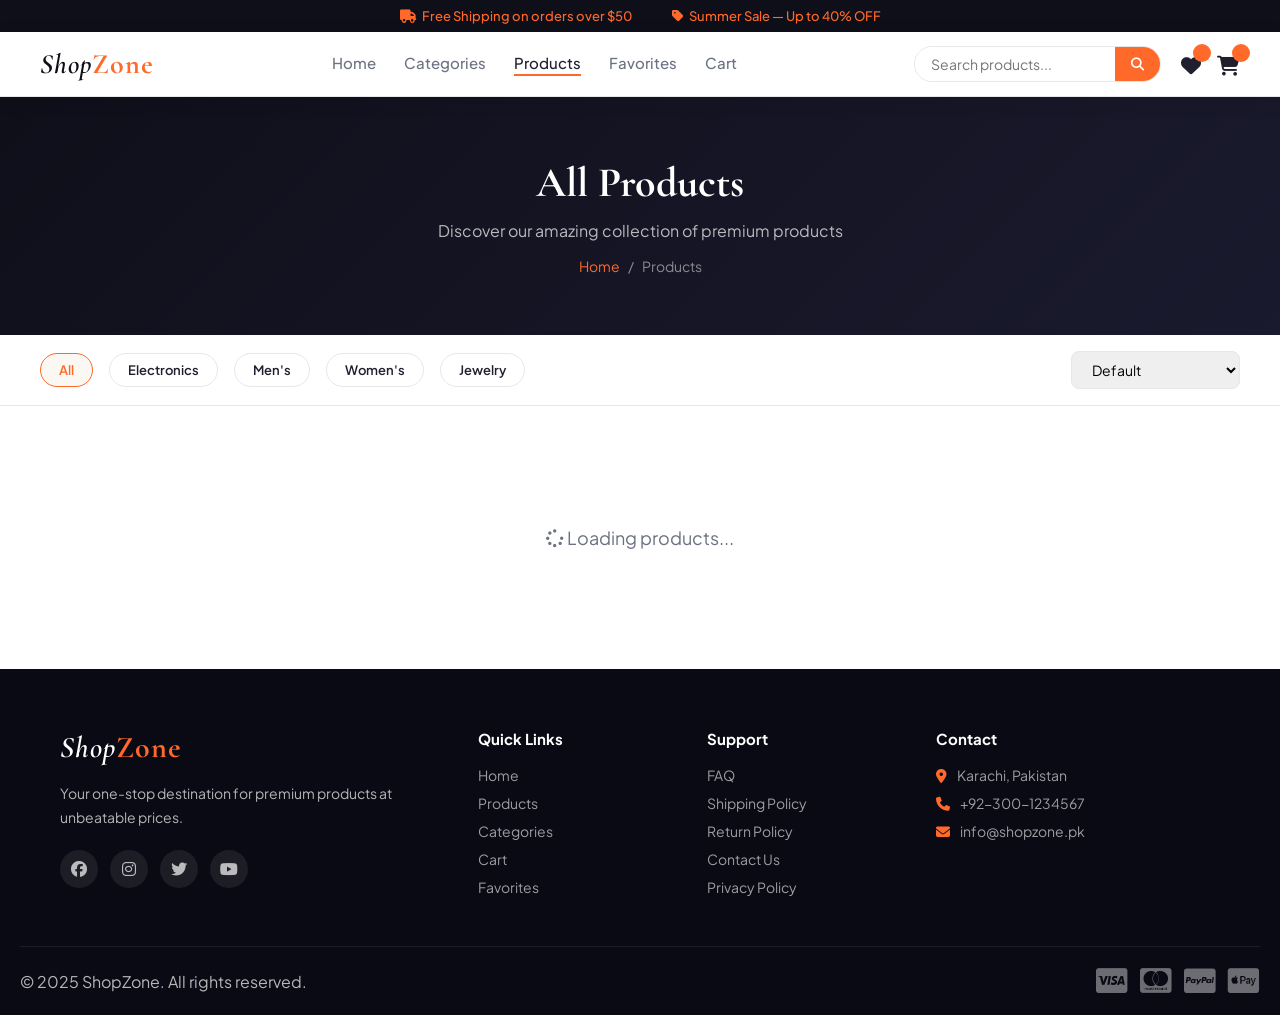
<file: products.html>
<!DOCTYPE html>
<html lang="en">
<head>
<meta charset="UTF-8">
<meta name="viewport" content="width=device-width, initial-scale=1.0">
<title>All Products - ShopZone</title>
<link rel="stylesheet" href="css/style.css">
<link href="https://fonts.googleapis.com/css2?family=Cormorant+Garamond:ital,wght@0,400;0,600;0,700;1,400;1,600&family=DM+Sans:wght@300;400;500;600&display=swap" rel="stylesheet">
<link rel="stylesheet" href="https://cdnjs.cloudflare.com/ajax/libs/font-awesome/6.5.0/css/all.min.css">
</head>
<body>

<div class="topbar">
  <span><i class="fa fa-truck"></i> Free Shipping on orders over $50</span>
  <span><i class="fa fa-tag"></i> Summer Sale — Up to 40% OFF</span>
</div>

<nav class="navbar">
  <a href="index.html" class="logo">Shop<span>Zone</span></a>
  <div class="nav-links">
    <a href="index.html">Home</a>
    <a href="categories.html">Categories</a>
    <a href="products.html" class="active">Products</a>
    <a href="favorites.html">Favorites</a>
    <a href="cart.html">Cart</a>
  </div>
  <div class="nav-search">
    <input type="text" id="searchInput" placeholder="Search products...">
    <button onclick="searchProducts()"><i class="fa fa-search"></i></button>
  </div>
  <div class="nav-icons">
    <a href="favorites.html" class="icon-btn"><i class="fa fa-heart"></i><span class="badge" id="favCount">0</span></a>
    <a href="cart.html" class="icon-btn"><i class="fa fa-shopping-cart"></i><span class="badge" id="cartCount">0</span></a>
  </div>
  <div class="hamburger" onclick="toggleMenu()"><i class="fa fa-bars"></i></div>
</nav>
<div class="mobile-menu" id="mobileMenu">
  <a href="index.html">Home</a><a href="categories.html">Categories</a><a href="products.html">Products</a><a href="favorites.html">Favorites</a><a href="cart.html">Cart</a>
</div>

<div class="page-header">
  <h1>All Products</h1>
  <p>Discover our amazing collection of premium products</p>
  <div class="breadcrumb"><a href="index.html">Home</a> / <span>Products</span></div>
</div>

<div class="filters-bar">
  <div class="filters-inner">
    <button class="filter-btn active" onclick="filterBy('all', this)">All</button>
    <button class="filter-btn" onclick="filterBy('electronics', this)">Electronics</button>
    <button class="filter-btn" onclick="filterBy(`men's clothing`, this)">Men's</button>
    <button class="filter-btn" onclick="filterBy(`women's clothing`, this)">Women's</button>
    <button class="filter-btn" onclick="filterBy('jewelery', this)">Jewelry</button>
    <span class="filter-count" id="filterCount"></span>
    <select class="sort-select" id="sortSelect" onchange="sortProducts()">
      <option value="default">Default</option>
      <option value="price-asc">Price: Low to High</option>
      <option value="price-desc">Price: High to Low</option>
      <option value="rating">Top Rated</option>
      <option value="name">Name A-Z</option>
    </select>
  </div>
</div>

<section class="products-section container">
  <div class="products-grid" id="productsGrid">
    <div class="loading-spinner"><i class="fa fa-spinner fa-spin"></i> Loading products...</div>
  </div>
</section>

<div class="toast" id="toast"></div>
<button class="back-to-top" id="backToTop" onclick="window.scrollTo({top:0,behavior:'smooth'})"><i class="fa fa-arrow-up"></i></button>

<!-- FOOTER -->
<footer class="footer">
  <div class="container footer-grid">
    <div class="footer-brand">
      <div class="logo">Shop<span>Zone</span></div>
      <p>Your one-stop destination for premium products at unbeatable prices.</p>
      <div class="social-links">
        <a href="#"><i class="fab fa-facebook"></i></a>
        <a href="#"><i class="fab fa-instagram"></i></a>
        <a href="#"><i class="fab fa-twitter"></i></a>
        <a href="#"><i class="fab fa-youtube"></i></a>
      </div>
    </div>
    <div class="footer-links">
      <h4>Quick Links</h4>
      <a href="index.html">Home</a>
      <a href="products.html">Products</a>
      <a href="categories.html">Categories</a>
      <a href="cart.html">Cart</a>
      <a href="favorites.html">Favorites</a>
    </div>
    <div class="footer-links">
      <h4>Support</h4>
      <a href="#">FAQ</a>
      <a href="#">Shipping Policy</a>
      <a href="#">Return Policy</a>
      <a href="#">Contact Us</a>
      <a href="#">Privacy Policy</a>
    </div>
    <div class="footer-links">
      <h4>Contact</h4>
      <p><i class="fa fa-map-marker-alt"></i> Karachi, Pakistan</p>
      <p><i class="fa fa-phone"></i> +92-300-1234567</p>
      <p><i class="fa fa-envelope"></i> info@shopzone.pk</p>
    </div>
  </div>
  <div class="footer-bottom">
    <p>&copy; 2025 ShopZone. All rights reserved.</p>
    <div class="payment-icons">
      <i class="fab fa-cc-visa"></i>
      <i class="fab fa-cc-mastercard"></i>
      <i class="fab fa-cc-paypal"></i>
      <i class="fab fa-cc-apple-pay"></i>
    </div>
  </div>
</footer>

<script src="https://cdnjs.cloudflare.com/ajax/libs/jquery/3.7.1/jquery.min.js"></script>
<script src="js/main.js"></script>
<script>
let allProducts = [];
let currentFilter = 'all';

$(document).ready(function(){
  const params = new URLSearchParams(window.location.search);
  const search = params.get('search');
  
  $.getJSON('https://fakestoreapi.com/products', function(data){
    allProducts = data;
    if(search){
      allProducts = data.filter(p => p.title.toLowerCase().includes(search.toLowerCase()) || p.category.toLowerCase().includes(search.toLowerCase()));
      $('#filterCount').text(`Search: "${search}" — ${allProducts.length} results`);
    }
    renderProducts(allProducts);
  });
  updateBadges();
});

function renderProducts(products){
  if(!products.length){ $('#productsGrid').html('<div class="no-results" style="grid-column:1/-1;text-align:center;padding:60px"><i class="fa fa-search" style="font-size:60px;color:#ddd;display:block;margin-bottom:20px"></i><h3>No products found</h3><p style="color:#6b7280;margin-top:8px">Try a different search term or category</p></div>'); return; }
  let html = '';
  products.forEach(p => { html += buildProductCard(p); });
  $('#productsGrid').html(html);
  $('#filterCount').text(`${products.length} products`);
}

function filterBy(cat, btn){
  $('.filter-btn').removeClass('active');
  $(btn).addClass('active');
  currentFilter = cat;
  const filtered = cat==='all' ? allProducts : allProducts.filter(p=>p.category===cat);
  renderProducts(filtered);
}

function sortProducts(){
  const sort = $('#sortSelect').val();
  let filtered = currentFilter==='all' ? [...allProducts] : allProducts.filter(p=>p.category===currentFilter);
  if(sort==='price-asc') filtered.sort((a,b)=>a.price-b.price);
  else if(sort==='price-desc') filtered.sort((a,b)=>b.price-a.price);
  else if(sort==='rating') filtered.sort((a,b)=>(b.rating?.rate||0)-(a.rating?.rate||0));
  else if(sort==='name') filtered.sort((a,b)=>a.title.localeCompare(b.title));
  renderProducts(filtered);
}

function searchProducts(){
  const q = $('#searchInput').val().trim();
  if(q) window.location.href = `products.html?search=${encodeURIComponent(q)}`;
}
$('#searchInput').keypress(function(e){ if(e.which===13) searchProducts(); });
</script>
</body>
</html>
</file>
<file: css/style.css>
/* ===== SHOPZONE MAIN CSS ===== */
@import url('https://fonts.googleapis.com/css2?family=Cormorant+Garamond:ital,wght@0,400;0,600;0,700;1,400;1,600&family=Plus+Jakarta+Sans:wght@300;400;500;600;700&display=swap');

*, *::before, *::after { box-sizing: border-box; margin: 0; padding: 0; }

:root {
  --primary: #FF692A;
  --primary-dark: #FF692A;
  --dark: #0f0f1a;
  --dark2: #1a1a2e;
  --dark3: #16213e;
  --light: #f8f6f1;
  --white: #ffffff;
  --gray: #6b7280;
  --gray-light: #f3f4f6;
  --text: #1f1f2e;
  --text-muted: #6b7280;
  --border: #e5e7eb;
  --success: #10b981;
  --danger: #ef4444;
  --warning: #f59e0b;
  --radius: 12px;
  --radius-sm: 8px;
  --shadow: 0 4px 20px rgba(0,0,0,0.08);
  --shadow-md: 0 8px 40px rgba(0,0,0,0.12);
  --transition: all 0.3s ease;
  --font-main: 'Plus Jakarta Sans', sans-serif;
  --font-display: 'Cormorant Garamond', serif;
}

body { font-family: var(--font-main); color: var(--text); background: var(--white); overflow-x: hidden; }
a { text-decoration: none; color: inherit; }
ul { list-style: none; }
img { max-width: 100%; }
.container { max-width: 1200px; margin: 0 auto; padding: 0 20px; }

/* ===== TOPBAR ===== */
.topbar {
  background: var(--dark); color: var(--primary);
  display: flex; justify-content: center; gap: 40px;
  padding: 8px 20px; font-size: 13px; font-weight: 500;
  flex-wrap: wrap;
}
.topbar span { display: flex; align-items: center; gap: 6px; }

/* ===== NAVBAR ===== */
.navbar {
  position: sticky; top: 0; z-index: 1000;
  background: var(--white); border-bottom: 1px solid var(--border);
  display: flex; align-items: center; gap: 20px;
  padding: 14px 40px; box-shadow: var(--shadow);
}
.logo { font-family: 'Cormorant Garamond', serif; font-size: 28px; font-weight: 600; font-style: italic; letter-spacing: 1px; color: var(--dark); }
.logo span { color: var(--primary); font-weight: 700; font-style: normal; }
.nav-links { display: flex; gap: 28px; margin: 0 auto; }
.nav-links a { font-weight: 500; color: var(--gray); font-size: 15px; transition: var(--transition); position: relative; padding-bottom: 4px; }
.nav-links a::after { content: ''; position: absolute; bottom: 0; left: 0; width: 0; height: 2px; background: var(--primary); transition: var(--transition); }
.nav-links a:hover, .nav-links a.active { color: var(--text); }
.nav-links a:hover::after, .nav-links a.active::after { width: 100%; }
.nav-search { display: flex; border: 1.5px solid var(--border); border-radius: 30px; overflow: hidden; }
.nav-search input { border: none; outline: none; padding: 8px 16px; font-size: 14px; font-family: var(--font-main); width: 200px; }
.nav-search button { background: var(--primary); border: none; color: white; padding: 8px 16px; cursor: pointer; transition: var(--transition); }
.nav-search button:hover { background: var(--primary-dark); }
.nav-icons { display: flex; gap: 16px; }
.icon-btn { position: relative; color: var(--text); font-size: 20px; transition: var(--transition); }
.icon-btn:hover { color: var(--primary); }
.badge { position: absolute; top: -8px; right: -10px; background: var(--primary); color: white; font-size: 11px; width: 18px; height: 18px; border-radius: 50%; display: flex; align-items: center; justify-content: center; font-weight: 700; }
.hamburger { display: none; font-size: 22px; cursor: pointer; }

/* MOBILE MENU */
.mobile-menu { display: none; flex-direction: column; background: var(--dark); position: fixed; top: 0; left: 0; width: 100%; height: 100vh; z-index: 999; justify-content: center; align-items: center; gap: 30px; }
.mobile-menu a { color: var(--white); font-size: 22px; font-weight: 600; transition: var(--transition); }
.mobile-menu a:hover { color: var(--primary); }
.mobile-menu.open { display: flex; }

/* ===== HERO SLIDER ===== */
.slider-section { position: relative; overflow: hidden; height: 580px; }
.slider { height: 100%; }
.slide {
  position: absolute; inset: 0;
  background-size: cover; background-position: center; background-repeat: no-repeat;
  display: flex; align-items: center; justify-content: center;
  opacity: 0; transform: scale(1.04);
  transition: opacity 0.9s ease, transform 0.9s ease;
  pointer-events: none;
}
.slide.active { opacity: 1; transform: scale(1); pointer-events: all; }
.slide.prev { opacity: 0; transform: scale(0.97); }

.slide-overlay {
  position: absolute; inset: 0;
  background: linear-gradient(
    to right,
    rgba(5, 5, 15, 0.90) 0%,
    rgba(5, 5, 15, 0.75) 40%,
    rgba(5, 5, 15, 0.30) 65%,
    rgba(5, 5, 15, 0.05) 100%
  );
  z-index: 1;
}

.slide-inner {
  position: relative; z-index: 2;
  width: 100%; max-width: 1200px;
  padding: 0 60px;
  display: flex; align-items: center;
}

.slide-content {
  color: white;
  max-width: 560px;
}
.slide-tag { background: var(--primary); color: var(--dark); font-size: 12px; font-weight: 700; padding: 6px 16px; border-radius: 20px; text-transform: uppercase; letter-spacing: 1px; display: inline-flex; align-items: center; gap: 6px; margin-bottom: 20px; }
.slide-content h1 { font-family: var(--font-display); font-size: 52px; line-height: 1.15; margin-bottom: 14px; text-shadow: 0 2px 20px rgba(0,0,0,0.5); }
.slide-content h1 span { color: var(--primary); }
.slide-content > p { color: rgba(255,255,255,0.82); font-size: 16px; margin-bottom: 28px; line-height: 1.7; }
.slide-btns { display: flex; gap: 16px; align-items: center; margin-bottom: 40px; }
.btn-ghost { color: white; font-weight: 600; font-size: 14px; border-bottom: 2px solid rgba(255,255,255,0.4); padding-bottom: 2px; transition: var(--transition); }
.btn-ghost:hover { border-color: var(--primary); color: var(--primary); }
.slide-stats { display: flex; gap: 32px; padding-top: 8px; border-top: 1px solid rgba(255,255,255,0.12); }
.slide-stats .stat strong { display: block; font-size: 20px; font-weight: 700; color: var(--primary); }
.slide-stats .stat span { font-size: 11px; color: rgba(255,255,255,0.55); text-transform: uppercase; letter-spacing: 0.8px; }

.slider-btn { position: absolute; top: 50%; transform: translateY(-50%); background: rgba(255,255,255,0.10); border: 1.5px solid rgba(255,255,255,0.22); color: white; width: 48px; height: 48px; border-radius: 50%; font-size: 15px; cursor: pointer; z-index: 10; transition: var(--transition); backdrop-filter: blur(10px); }
.slider-btn:hover { background: var(--primary); border-color: var(--primary); color: var(--dark); transform: translateY(-50%) scale(1.08); }
.slider-btn.prev { left: 20px; }
.slider-btn.next { right: 20px; }
.slider-dots { position: absolute; bottom: 28px; left: 50%; transform: translateX(-50%); display: flex; gap: 8px; z-index: 10; }
.dot { width: 8px; height: 8px; border-radius: 50%; background: rgba(255,255,255,0.35); cursor: pointer; transition: var(--transition); border: none; }
.dot.active { background: var(--primary); width: 26px; border-radius: 4px; }
.slider-progress { position: absolute; bottom: 0; left: 0; width: 100%; height: 3px; background: rgba(255,255,255,0.08); z-index: 10; }
.slider-progress-bar { height: 100%; background: var(--primary); width: 0%; }

/* BUTTONS */
.btn-primary { background: var(--primary); color: #ffffff; padding: 13px 28px; border-radius: 30px; font-weight: 600; font-size: 15px; display: inline-flex; align-items: center; gap: 8px; transition: var(--transition); border: none; cursor: pointer; font-family: var(--font-main); }
.btn-primary:hover { background: var(--primary-dark); transform: translateY(-2px); box-shadow: 0 8px 24px rgba(255,105,42,0.35); color: #ffffff; }
.btn-outline { border: 2px solid var(--white); color: var(--white); padding: 10px 24px; border-radius: 30px; font-weight: 600; font-size: 14px; display: inline-flex; align-items: center; gap: 8px; transition: var(--transition); background: transparent; cursor: pointer; font-family: var(--font-main); }
.btn-outline:hover { background: var(--white); color: var(--dark); }
.btn-secondary { background: var(--dark); color: #ffffff; padding: 11px 24px; border-radius: 8px; font-weight: 600; font-size: 14px; display: inline-flex; align-items: center; gap: 8px; transition: var(--transition); border: none; cursor: pointer; font-family: var(--font-main); }
.btn-secondary:hover { background: var(--primary); color: #ffffff; }

/* ===== CATEGORIES STRIP ===== */
.categories-strip { padding: 70px 0; background: var(--white); }
.section-title { font-family: var(--font-display); font-size: 32px; font-weight: 700; color: var(--dark); margin-bottom: 32px; text-align: center; }
.section-title::after { content: ''; display: block; width: 50px; height: 3px; background: var(--primary); margin: 10px auto 0; }

.cat-grid { display: grid; grid-template-columns: repeat(6, 1fr); gap: 16px; }

/* Image-based category cards */
.cat-card {
  position: relative; border-radius: 16px; overflow: hidden;
  height: 180px; display: flex; flex-direction: column;
  justify-content: flex-end; cursor: pointer;
  transition: transform 0.35s ease, box-shadow 0.35s ease;
  text-decoration: none;
}
.cat-card:hover { transform: translateY(-6px); box-shadow: 0 16px 40px rgba(0,0,0,0.18); }

/* Background image layer */
.cat-img-bg {
  position: absolute; inset: 0;
  background-image: var(--cat-bg);
  background-size: cover; background-position: center;
  transition: transform 0.5s ease;
}
.cat-card:hover .cat-img-bg { transform: scale(1.08); }

/* Dark gradient overlay */
.cat-card::after {
  content: ''; position: absolute; inset: 0;
  background: linear-gradient(to top, rgba(5,5,15,0.85) 0%, rgba(5,5,15,0.3) 55%, rgba(5,5,15,0.05) 100%);
  transition: background 0.3s ease;
}
.cat-card:hover::after { background: linear-gradient(to top, rgba(5,5,15,0.9) 0%, rgba(5,5,15,0.45) 60%, rgba(5,5,15,0.1) 100%); }

.cat-body {
  position: relative; z-index: 2;
  display: flex; align-items: center; gap: 10px;
  padding: 14px 14px 10px;
}
.cat-icon {
  width: 38px; height: 38px; flex-shrink: 0;
  background: var(--primary); border-radius: 10px;
  display: flex; align-items: center; justify-content: center;
  color: var(--dark); font-size: 16px;
  transition: var(--transition);
}
.cat-card:hover .cat-icon { background: white; color: var(--primary); }
.cat-info { display: flex; flex-direction: column; }
.cat-info span { font-weight: 700; font-size: 13px; color: white; line-height: 1.2; }
.cat-info small { font-size: 11px; color: rgba(255,255,255,0.6); margin-top: 2px; }

.cat-arrow {
  position: absolute; z-index: 2; top: 12px; right: 12px;
  width: 28px; height: 28px; border-radius: 50%;
  background: rgba(255,255,255,0.15); backdrop-filter: blur(6px);
  display: flex; align-items: center; justify-content: center;
  color: white; font-size: 11px;
  opacity: 0; transform: translateX(-6px);
  transition: all 0.3s ease;
}
.cat-card:hover .cat-arrow { opacity: 1; transform: translateX(0); }

/* All Items card — dark themed, no image */
.cat-card-all {
  background: linear-gradient(135deg, var(--dark) 0%, var(--dark2) 100%);
  border: 1.5px solid rgba(255,255,255,0.06);
  justify-content: center; align-items: center;
}
.cat-card-all::after { display: none; }
.cat-all-inner {
  position: relative; z-index: 2;
  display: flex; flex-direction: column; align-items: center; gap: 6px; text-align: center;
  padding: 16px;
}
.cat-card-all .cat-icon {
  width: 48px; height: 48px; font-size: 20px;
  background: rgba(255,255,255,0.08); color: var(--primary);
  border-radius: 50%; margin-bottom: 4px;
}
.cat-card-all:hover .cat-icon { background: var(--primary); color: var(--dark); }
.cat-all-inner > span { font-weight: 700; font-size: 14px; color: white; }
.cat-all-inner > small { font-size: 11px; color: rgba(255,255,255,0.5); }
.cat-all-btn {
  margin-top: 8px; font-size: 12px; font-weight: 600;
  color: var(--primary); display: flex; align-items: center; gap: 5px;
  transition: gap 0.3s ease;
}
.cat-card-all:hover .cat-all-btn { gap: 10px; }

/* ===== PROMO BANNERS ===== */
.promo-banners { display: grid; grid-template-columns: 1fr 1fr; gap: 24px; padding: 40px 20px; }
.promo-card { border-radius: var(--radius); padding: 50px 40px; color: white; position: relative; overflow: hidden; min-height: 200px; display: flex; align-items: center; }
.promo-1 { background: linear-gradient(135deg, #1a1a2e, #0f0f1a); }
.promo-2 { background: linear-gradient(135deg, #2d1b4e, #1a0d2e); }
.promo-card::before { content: ''; position: absolute; right: -40px; top: -40px; width: 200px; height: 200px; background: var(--primary); opacity: 0.08; border-radius: 50%; }
.promo-card span { font-size: 12px; text-transform: uppercase; letter-spacing: 2px; color: var(--primary); font-weight: 700; display: block; margin-bottom: 8px; }
.promo-card h3 { font-family: var(--font-display); font-size: 28px; margin-bottom: 8px; }
.promo-card p { color: rgba(255,255,255,0.7); margin-bottom: 24px; }

/* ===== PRODUCTS ===== */
.products-section { padding: 60px 20px; }
.section-header { display: flex; justify-content: space-between; align-items: center; margin-bottom: 32px; }
.view-all { color: var(--primary); font-weight: 600; font-size: 14px; display: flex; align-items: center; gap: 6px; transition: var(--transition); }
.view-all:hover { gap: 12px; }
.products-grid { display: grid; grid-template-columns: repeat(4, 1fr); gap: 24px; }
.product-card { background: var(--white); border-radius: var(--radius); border: 1.5px solid var(--border); overflow: hidden; position: relative; transition: var(--transition);display: flex;flex-direction: column;justify-content: space-between; }
.product-card:hover { box-shadow: var(--shadow-md); transform: translateY(-4px); border-color: var(--primary); }
.badge-sale { position: absolute; top: 12px; left: 12px; background: var(--danger); color: white; font-size: 11px; font-weight: 700; padding: 4px 10px; border-radius: 20px; z-index: 2; }
.fav-btn { position: absolute; top: 12px; right: 12px; background: white; border: 1.5px solid var(--border); width: 36px; height: 36px; border-radius: 50%; display: flex; align-items: center; justify-content: center; cursor: pointer; color: var(--gray); font-size: 14px; transition: var(--transition); z-index: 2; }
.fav-btn:hover, .fav-btn.active { border-color: var(--danger); color: var(--danger); background: #fff0f0; }
.product-img { height: 200px; display: flex; align-items: center; justify-content: center; padding: 20px; background: var(--gray-light); }
.product-img img { max-height: 160px; object-fit: contain; transition: var(--transition); }
.product-card:hover .product-img img { transform: scale(1.05); }
.product-info { padding: 16px; }
.product-category { font-size: 11px; text-transform: uppercase; letter-spacing: 1px; color: var(--primary); font-weight: 700; }
.product-info h3 { font-size: 14px; font-weight: 600; margin: 6px 0; color: var(--text); line-height: 1.4; }
.product-rating { font-size: 13px; color: var(--warning); margin: 6px 0; }
.product-rating span { color: var(--text-muted); font-size: 12px; }
.product-price { font-size: 18px; font-weight: 700; color: var(--dark); }
.old-price { font-size: 13px; font-weight: 400; color: var(--gray); text-decoration: line-through; margin-left: 6px; }
.btn-add-cart { width: 100%; background: var(--dark); color: white; border: none; padding: 12px; font-size: 14px; font-weight: 600; cursor: pointer; font-family: var(--font-main); transition: var(--transition); display: flex; align-items: center; justify-content: center; gap: 8px; }
.btn-add-cart:hover { background: var(--primary); color: var(--dark); }
.loading-spinner { text-align: center; padding: 60px; color: var(--gray); font-size: 18px; grid-column: 1/-1; }

/* ===== FLASH SALE ===== */
.flash-sale { background: var(--dark); padding: 60px 0; }
.flash-header { display: flex; justify-content: space-between; align-items: center; margin-bottom: 32px; }
.flash-header h2 { color: white; font-family: var(--font-display); font-size: 32px; }
.flash-header h2 i { color: var(--warning); }
.countdown { display: flex; gap: 8px; }
.countdown span { background: var(--primary); color: var(--dark); font-size: 28px; font-weight: 700; padding: 10px 18px; border-radius: 8px; min-width: 60px; text-align: center; font-family: monospace; }
.flash-sale .product-card { background: #1a1a2e; border-color: rgba(200,169,110,0.2); }
.flash-sale .product-card:hover { border-color: var(--primary); }
.flash-sale .product-img { background: rgba(255,255,255,0.05); }
.flash-sale .product-info h3, .flash-sale .product-price { color: var(--white); }
.flash-sale .product-category { color: var(--primary); }
.flash-sale .btn-add-cart { background: var(--primary); color: var(--dark); }
.flash-sale .btn-add-cart:hover { background: white; }
.flash-sale .fav-btn { background: rgba(255,255,255,0.05); border-color: rgba(255,255,255,0.2); color: rgba(255,255,255,0.7); }

/* ===== TESTIMONIALS SLIDER ===== */
.testimonials { padding: 60px 20px; overflow: hidden; }
.testi-slider-wrap { position: relative; display: flex; align-items: center; gap: 12px; }
.testi-slider { overflow: hidden; flex: 1; }
.testi-track { display: flex; gap: 24px; transition: transform 0.5s cubic-bezier(0.4,0,0.2,1); }
.testimonial-card { background: var(--light); border-radius: var(--radius); padding: 30px; border: 1.5px solid var(--border); flex: 0 0 calc(33.333% - 16px); min-width: 0; transition: var(--transition); position: relative; }
.testimonial-card:hover { border-color: var(--primary); box-shadow: var(--shadow-md); transform: translateY(-4px); }
.testi-quote { color: var(--primary); font-size: 24px; margin-bottom: 12px; opacity: 0.6; }
.stars { color: var(--warning); font-size: 18px; margin-bottom: 12px; }
.testimonial-card p { color: var(--text-muted); font-size: 15px; line-height: 1.7; margin-bottom: 20px; font-style: italic; }
.reviewer { display: flex; align-items: center; gap: 12px; }
.avatar { width: 44px; height: 44px; background: var(--dark); color: var(--primary); border-radius: 50%; display: flex; align-items: center; justify-content: center; font-weight: 700; font-size: 13px; flex-shrink: 0; }
.reviewer span { font-weight: 600; display: block; }
.reviewer small { color: var(--text-muted); font-size: 12px; }
.testi-btn { background: var(--white); border: 1.5px solid var(--border); color: var(--text); width: 42px; height: 42px; border-radius: 50%; font-size: 14px; cursor: pointer; transition: var(--transition); flex-shrink: 0; display: flex; align-items: center; justify-content: center; }
.testi-btn:hover { background: var(--primary); border-color: var(--primary); color: var(--dark); }
.testi-dots { display: flex; justify-content: center; gap: 8px; margin-top: 24px; }
.testi-dot { width: 8px; height: 8px; border-radius: 50%; background: var(--border); cursor: pointer; transition: var(--transition); border: none; }
.testi-dot.active { background: var(--primary); width: 24px; border-radius: 4px; }

/* ===== NEWSLETTER ===== */
.newsletter { background: linear-gradient(135deg, var(--dark), var(--dark2)); padding: 80px 20px; text-align: center; color: white; }
.newsletter h2 { font-family: var(--font-display); font-size: 36px; margin-bottom: 12px; }
.newsletter p { color: rgba(255,255,255,0.7); margin-bottom: 32px; font-size: 16px; }
.newsletter-form { display: flex; max-width: 480px; margin: 0 auto; gap: 12px; }
.newsletter-form input { flex: 1; padding: 14px 20px; border-radius: 30px; border: none; outline: none; font-size: 15px; font-family: var(--font-main); }

/* ===== FOOTER ===== */
.footer { background: #0a0a14; color: rgba(255,255,255,0.7); padding: 60px 20px 0; }
.footer-grid { display: grid; grid-template-columns: 2fr 1fr 1fr 1.5fr; gap: 40px; }
.footer-brand .logo { font-family: 'Cormorant Garamond', serif; font-size: 30px; font-weight: 600; font-style: italic; letter-spacing: 1px; color: white; margin-bottom: 16px; display: block; }
.footer-brand p { font-size: 14px; line-height: 1.7; margin-bottom: 20px; }
.social-links { display: flex; gap: 12px; }
.social-links a { width: 38px; height: 38px; background: rgba(255,255,255,0.08); border-radius: 50%; display: flex; align-items: center; justify-content: center; color: rgba(255,255,255,0.7); transition: var(--transition); }
.social-links a:hover { background: var(--primary); color: var(--dark); }
.footer-links h4 { color: white; font-size: 15px; font-weight: 700; margin-bottom: 18px; }
.footer-links a, .footer-links p { display: block; margin-bottom: 10px; font-size: 14px; color: rgba(255,255,255,0.6); transition: var(--transition); }
.footer-links a:hover { color: var(--primary); padding-left: 6px; }
.footer-links p i { margin-right: 8px; color: var(--primary); }
.footer-bottom { border-top: 1px solid rgba(255,255,255,0.08); margin-top: 40px; padding: 20px 0; display: flex; justify-content: space-between; align-items: center; }
.payment-icons { font-size: 28px; display: flex; gap: 12px; color: rgba(255,255,255,0.4); }
.payment-icons i:hover { color: var(--primary); }

/* ===== TOAST ===== */
.toast { position: fixed; bottom: 30px; left: 50%; transform: translateX(-50%) translateY(100px); background: var(--dark); color: white; padding: 14px 28px; border-radius: 30px; font-weight: 600; font-size: 14px; z-index: 9999; opacity: 0; transition: all 0.4s ease; border-left: 4px solid var(--primary); white-space: nowrap; }
.toast.show { opacity: 1; transform: translateX(-50%) translateY(0); }
.toast.success { border-left-color: var(--success); }
.toast.error { border-left-color: var(--danger); }

/* ===== BACK TO TOP ===== */
.back-to-top { position: fixed; bottom: 30px; right: 30px; background: var(--primary); color: var(--dark); border: none; width: 46px; height: 46px; border-radius: 50%; font-size: 18px; cursor: pointer; z-index: 999; display: none; box-shadow: var(--shadow-md); transition: var(--transition); }
.back-to-top:hover { background: var(--primary-dark); transform: translateY(-3px); }
.back-to-top.visible { display: flex; align-items: center; justify-content: center; }

/* ===== PAGE HEADER ===== */
.page-header { background: linear-gradient(135deg, var(--dark), var(--dark2)); padding: 60px 20px; text-align: center; color: white; }
.page-header h1 { font-family: var(--font-display); font-size: 42px; margin-bottom: 12px; }
.page-header p { color: rgba(255,255,255,0.7); font-size: 16px; }
.breadcrumb { display: flex; justify-content: center; gap: 8px; margin-top: 16px; font-size: 14px; color: rgba(255,255,255,0.5); }
.breadcrumb a { color: var(--primary); }

/* ===== FILTERS BAR ===== */
.filters-bar { background: var(--white); border-bottom: 1px solid var(--border); padding: 16px 20px; position: sticky; top: 65px; z-index: 100; }
.filters-inner { display: flex; align-items: center; gap: 16px; flex-wrap: wrap; max-width: 1200px; margin: 0 auto; }
.filter-btn { padding: 8px 18px; border: 1.5px solid var(--border); border-radius: 30px; background: white; font-size: 13px; font-weight: 600; cursor: pointer; transition: var(--transition); font-family: var(--font-main); color: var(--text); }
.filter-btn:hover, .filter-btn.active { border-color: var(--primary); color: var(--primary); background: rgba(200,169,110,0.08); }
.sort-select { margin-left: auto; border: 1.5px solid var(--border); padding: 8px 16px; border-radius: 8px; font-size: 14px; font-family: var(--font-main); outline: none; cursor: pointer; }
.filter-count { color: var(--text-muted); font-size: 13px; }

/* ===== CART PAGE ===== */
.cart-section { padding: 40px 20px; }
.cart-layout { display: grid; grid-template-columns: 1fr 380px; gap: 32px; }
.cart-table { background: white; border-radius: var(--radius); border: 1.5px solid var(--border); overflow: hidden; }
.cart-table-header { display: grid; grid-template-columns: 80px 1fr 120px 140px 80px; padding: 16px 20px; background: var(--gray-light); font-size: 13px; font-weight: 700; text-transform: uppercase; letter-spacing: 0.5px; color: var(--gray); border-bottom: 1px solid var(--border); }
.cart-item { display: grid; grid-template-columns: 80px 1fr 120px 140px 80px; padding: 20px; border-bottom: 1px solid var(--border); align-items: center; }
.cart-item:last-child { border-bottom: none; }
.cart-item-img { width: 70px; height: 70px; background: var(--gray-light); border-radius: var(--radius-sm); padding: 8px; display: flex; align-items: center; justify-content: center; }
.cart-item-img img { max-width: 100%; max-height: 100%; object-fit: contain; }
.cart-item-info h4 { font-size: 14px; font-weight: 600; margin-bottom: 4px; }
.cart-item-info span { font-size: 12px; color: var(--text-muted); }
.qty-control { display: flex; align-items: center; gap: 8px; }
.qty-btn { width: 30px; height: 30px; border: 1.5px solid var(--border); background: white; border-radius: 6px; cursor: pointer; font-size: 16px; display: flex; align-items: center; justify-content: center; transition: var(--transition); }
.qty-btn:hover { border-color: var(--primary); color: var(--primary); }
.qty-input { width: 40px; text-align: center; border: 1.5px solid var(--border); border-radius: 6px; padding: 4px; font-size: 14px; font-family: var(--font-main); }
.remove-btn { background: none; border: none; color: var(--danger); font-size: 18px; cursor: pointer; padding: 8px; transition: var(--transition); }
.remove-btn:hover { transform: scale(1.2); }
.cart-summary { background: white; border-radius: var(--radius); border: 1.5px solid var(--border); padding: 28px; height: fit-content; position: sticky; top: 120px; }
.cart-summary h3 { font-family: var(--font-display); font-size: 22px; margin-bottom: 24px; }
.summary-row { display: flex; justify-content: space-between; padding: 10px 0; border-bottom: 1px solid var(--border); font-size: 15px; }
.summary-row:last-of-type { border-bottom: none; }
.summary-total { font-size: 18px; font-weight: 700; margin-top: 8px; }
.coupon-field { display: flex; gap: 8px; margin: 20px 0; }
.coupon-field input { flex: 1; border: 1.5px solid var(--border); border-radius: 8px; padding: 10px 14px; font-size: 14px; font-family: var(--font-main); outline: none; }
.coupon-field input:focus { border-color: var(--primary); }
.cart-empty { text-align: center; padding: 80px 20px; }
.cart-empty i { font-size: 80px; color: var(--border); margin-bottom: 20px; }
.cart-empty h2 { font-family: var(--font-display); font-size: 28px; margin-bottom: 12px; }

/* ===== CHECKOUT ===== */
.checkout-section { padding: 40px 20px; }
.checkout-layout { display: grid; grid-template-columns: 1fr 400px; gap: 32px; }
.checkout-form { background: white; border-radius: var(--radius); border: 1.5px solid var(--border); padding: 32px; }
.form-title { font-family: var(--font-display); font-size: 22px; margin-bottom: 24px; padding-bottom: 16px; border-bottom: 1px solid var(--border); }
.form-group { margin-bottom: 20px; }
.form-row { display: grid; grid-template-columns: 1fr 1fr; gap: 16px; }
.form-group label { display: block; font-size: 13px; font-weight: 600; color: var(--text-muted); margin-bottom: 6px; text-transform: uppercase; letter-spacing: 0.5px; }
.form-group input, .form-group select, .form-group textarea { width: 100%; border: 1.5px solid var(--border); border-radius: 8px; padding: 12px 16px; font-size: 15px; font-family: var(--font-main); outline: none; transition: var(--transition); }
.form-group input:focus, .form-group select:focus { border-color: var(--primary); box-shadow: 0 0 0 3px rgba(200,169,110,0.1); }
.payment-methods { display: flex; gap: 12px; margin-bottom: 24px; }
.payment-option { flex: 1; border: 2px solid var(--border); border-radius: 10px; padding: 16px; text-align: center; cursor: pointer; transition: var(--transition); }
.payment-option i { font-size: 24px; display: block; margin-bottom: 6px; color: var(--gray); }
.payment-option span { font-size: 13px; font-weight: 600; }
.payment-option.selected { border-color: var(--primary); background: rgba(200,169,110,0.05); }
.payment-option.selected i { color: var(--primary); }
.order-summary { background: white; border-radius: var(--radius); border: 1.5px solid var(--border); padding: 28px; height: fit-content; position: sticky; top: 120px; }
.order-item { display: flex; gap: 12px; padding: 12px 0; border-bottom: 1px solid var(--border); }
.order-item img { width: 60px; height: 60px; object-fit: contain; background: var(--gray-light); border-radius: 8px; padding: 4px; }
.order-item-info h5 { font-size: 13px; font-weight: 600; margin-bottom: 4px; }
.order-item-info span { font-size: 13px; color: var(--text-muted); }
.order-item-price { margin-left: auto; font-weight: 700; font-size: 15px; }

/* ===== PRODUCT DETAIL ===== */
.product-detail-section { padding: 40px 20px; }
.product-detail-layout { display: grid; grid-template-columns: 1fr 1fr; gap: 60px; max-width: 1100px; margin: 0 auto; }
.product-images { position: sticky; top: 100px; }
.main-image { background: var(--gray-light); border-radius: var(--radius); padding: 40px; display: flex; align-items: center; justify-content: center; min-height: 400px; margin-bottom: 16px; border: 1.5px solid var(--border); }
.main-image img { max-height: 320px; object-fit: contain; }
.thumb-strip { display: flex; gap: 12px; }
.thumb { width: 80px; height: 80px; background: var(--gray-light); border-radius: 8px; padding: 8px; border: 2px solid var(--border); cursor: pointer; display: flex; align-items: center; justify-content: center; transition: var(--transition); }
.thumb.active, .thumb:hover { border-color: var(--primary); }
.thumb img { max-width: 100%; max-height: 100%; object-fit: contain; }
.product-detail-info .product-category { font-size: 12px; text-transform: uppercase; letter-spacing: 2px; color: var(--primary); font-weight: 700; margin-bottom: 12px; display: block; }
.product-detail-info h1 { font-family: var(--font-display); font-size: 30px; margin-bottom: 16px; line-height: 1.3; }
.detail-rating { display: flex; align-items: center; gap: 12px; margin-bottom: 20px; }
.detail-rating .stars { font-size: 18px; color: var(--warning); }
.detail-price { font-size: 34px; font-weight: 700; color: var(--dark); margin-bottom: 24px; }
.detail-price .old { font-size: 20px; font-weight: 400; color: var(--gray); text-decoration: line-through; margin-left: 12px; }
.detail-desc { color: var(--text-muted); line-height: 1.8; margin-bottom: 28px; font-size: 15px; }
.quantity-selector { display: flex; align-items: center; gap: 16px; margin-bottom: 24px; }
.quantity-selector label { font-weight: 600; font-size: 14px; }
.qty-large { display: flex; align-items: center; gap: 0; border: 1.5px solid var(--border); border-radius: 8px; overflow: hidden; }
.qty-large button { width: 44px; height: 44px; border: none; background: var(--gray-light); cursor: pointer; font-size: 20px; font-weight: 600; transition: var(--transition); }
.qty-large button:hover { background: var(--primary); color: var(--dark); }
.qty-large span { min-width: 50px; text-align: center; font-size: 18px; font-weight: 700; }
.detail-actions { display: flex; gap: 12px; margin-bottom: 32px; flex-wrap: wrap; }
.detail-actions .btn-primary { flex: 1; justify-content: center; padding: 15px 28px; font-size: 16px; }
.detail-actions .fav-btn-large { width: 54px; height: 54px; border: 1.5px solid var(--border); background: white; border-radius: 10px; display: flex; align-items: center; justify-content: center; cursor: pointer; font-size: 20px; color: var(--gray); transition: var(--transition); }
.detail-actions .fav-btn-large:hover, .detail-actions .fav-btn-large.active { border-color: var(--danger); color: var(--danger); background: #fff0f0; }
.product-meta { border-top: 1px solid var(--border); padding-top: 24px; }
.meta-row { display: flex; gap: 12px; margin-bottom: 10px; font-size: 14px; }
.meta-row strong { min-width: 100px; color: var(--text); }
.meta-row span { color: var(--text-muted); }

/* ===== FAVORITES ===== */
.favorites-section { padding: 40px 20px; min-height: 60vh; }
.fav-empty { text-align: center; padding: 80px; }
.fav-empty i { font-size: 80px; color: #f0c0c0; margin-bottom: 20px; }

/* ===== CATEGORY PAGE ===== */
.cat-page { padding: 40px 20px; }
.cat-layout { display: grid; grid-template-columns: 260px 1fr; gap: 32px; }
.sidebar { background: white; border-radius: var(--radius); border: 1.5px solid var(--border); padding: 24px; height: fit-content; position: sticky; top: 120px; }
.sidebar h3 { font-family: var(--font-display); font-size: 18px; margin-bottom: 16px; }
.sidebar-section { margin-bottom: 28px; border-bottom: 1px solid var(--border); padding-bottom: 20px; }
.sidebar-section:last-child { border-bottom: none; }
.sidebar-section h4 { font-size: 13px; text-transform: uppercase; letter-spacing: 0.5px; font-weight: 700; color: var(--gray); margin-bottom: 14px; }
.sidebar-item { display: flex; align-items: center; gap: 10px; margin-bottom: 10px; font-size: 14px; cursor: pointer; padding: 8px 10px; border-radius: 8px; transition: var(--transition); }
.sidebar-item:hover, .sidebar-item.active { background: rgba(200,169,110,0.1); color: var(--primary); }
.sidebar-item input[type=checkbox] { accent-color: var(--primary); }
.price-range { display: flex; flex-direction: column; gap: 10px; }
.price-range input[type=range] { accent-color: var(--primary); }
.price-display { display: flex; justify-content: space-between; font-size: 13px; font-weight: 600; }

/* ===== SUCCESS PAGE ===== */
.success-section { min-height: 70vh; display: flex; align-items: center; justify-content: center; text-align: center; padding: 60px 20px; }
.success-card { max-width: 500px; }
.success-icon { width: 100px; height: 100px; background: linear-gradient(135deg, var(--success), #059669); border-radius: 50%; display: flex; align-items: center; justify-content: center; margin: 0 auto 28px; font-size: 48px; color: white; }
.success-card h1 { font-family: var(--font-display); font-size: 36px; margin-bottom: 12px; }
.success-card p { color: var(--text-muted); font-size: 16px; margin-bottom: 32px; }
.order-number { background: var(--gray-light); border-radius: 10px; padding: 16px; margin-bottom: 32px; }
.order-number span { font-size: 13px; color: var(--gray); text-transform: uppercase; letter-spacing: 1px; }
.order-number h3 { font-size: 22px; font-weight: 700; color: var(--primary); margin-top: 4px; }
.error-msg { grid-column: 1/-1; text-align: center; padding: 40px; color: var(--danger); }

/* ===== SEARCH RESULTS ===== */
.search-section { padding: 40px 20px; }
.no-results { text-align: center; padding: 80px; }
.no-results i { font-size: 60px; color: var(--border); margin-bottom: 20px; }

/* ===== RESPONSIVE ===== */
@media (max-width: 1024px) {
  .cat-grid { grid-template-columns: repeat(3, 1fr); }
  .cat-card { height: 160px; }
  .products-grid { grid-template-columns: repeat(3, 1fr); }
  .footer-grid { grid-template-columns: 1fr 1fr; }
  .cat-layout { grid-template-columns: 1fr; }
  .sidebar { position: static; }
  .testimonial-card { flex: 0 0 calc(50% - 12px); }
}

@media (max-width: 768px) {
  .navbar { padding: 14px 20px; }
  .nav-links, .nav-search { display: none; }
  .hamburger { display: block; }
  .slider-section { height: 460px; }
  .slide-inner { padding: 0 24px; }
  .slide-content h1 { font-size: 32px; }
  .slide-content > p { font-size: 14px; }
  .slide-stats { gap: 20px; }
  .slide-overlay { background: linear-gradient(to right, rgba(5,5,15,0.88) 0%, rgba(5,5,15,0.70) 60%, rgba(5,5,15,0.40) 100%); }
  .cat-grid { grid-template-columns: repeat(2, 1fr); }
  .cat-card { height: 140px; }
  .promo-banners { grid-template-columns: 1fr; }
  .products-grid { grid-template-columns: repeat(2, 1fr); }
  .cat-grid { grid-template-columns: repeat(3, 1fr); }
  .testimonial-card { flex: 0 0 calc(100% - 0px); }
  .cart-layout, .checkout-layout, .product-detail-layout { grid-template-columns: 1fr; }
  .cart-table-header { display: none; }
  .cart-item { grid-template-columns: 70px 1fr; gap: 12px; }
  .footer-grid { grid-template-columns: 1fr; }
  .countdown span { font-size: 20px; padding: 8px 12px; }
  .form-row { grid-template-columns: 1fr; }
  .payment-methods { flex-wrap: wrap; }
}

@media (max-width: 480px) {
  .products-grid { grid-template-columns: 1fr; }
  .cat-grid { grid-template-columns: repeat(2, 1fr); }
  .topbar { font-size: 11px; gap: 20px; }
  .newsletter-form { flex-direction: column; }
}

/* ===== PAGE LOADER ===== */
#pageLoader {
  position: fixed; inset: 0; z-index: 99999;
  background: var(--dark);
  display: flex; flex-direction: column; align-items: center; justify-content: center; gap: 24px;
  transition: opacity 0.5s ease, visibility 0.5s ease;
}
#pageLoader.hide { opacity: 0; visibility: hidden; }
.loader-logo {
  font-family: 'Cormorant Garamond', serif; font-size: 42px; font-weight: 600; font-style: italic; letter-spacing: 2px; color: white;
  animation: loaderPulse 1.2s ease-in-out infinite;
}
.loader-logo span { color: var(--primary); }
.loader-bar-wrap {
  width: 200px; height: 3px; background: rgba(255,255,255,0.1); border-radius: 10px; overflow: hidden;
}
.loader-bar {
  height: 100%; width: 0%; background: var(--primary); border-radius: 10px;
  animation: loaderFill 1.8s ease forwards;
}
@keyframes loaderFill { 0%{width:0%} 60%{width:80%} 100%{width:100%} }
@keyframes loaderPulse { 0%,100%{opacity:1} 50%{opacity:0.5} }

/* ===== ANIMATIONS ===== */
@keyframes fadeInUp { from { opacity:0; transform: translateY(20px); } to { opacity:1; transform: translateY(0); } }
.product-card { animation: fadeInUp 0.4s ease both; }
.product-card:nth-child(1) { animation-delay: 0.05s; }
.product-card:nth-child(2) { animation-delay: 0.1s; }
.product-card:nth-child(3) { animation-delay: 0.15s; }
.product-card:nth-child(4) { animation-delay: 0.2s; }
.product-card:nth-child(5) { animation-delay: 0.25s; }
.product-card:nth-child(6) { animation-delay: 0.3s; }
.product-card:nth-child(7) { animation-delay: 0.35s; }
.product-card:nth-child(8) { animation-delay: 0.4s; }
</file>
<file: css/modern-style.css>
/* Modern CSS Reset */
* {
    margin: 0;
    padding: 0;
    box-sizing: border-box;
}

/* Modern Variables */
:root {
    --primary: #6366f1;
    --secondary: #8b5cf6;
    --accent: #06b6d4;
    --dark: #0f172a;
    --light: #f8fafc;
    --gray: #64748b;
    --radius: 12px;
    --shadow: 0 10px 25px -5px rgba(0, 0, 0, 0.1);
}

/* Modern Typography */
body {
    font-family: 'Inter', -apple-system, BlinkMacSystemFont, sans-serif;
    background: linear-gradient(135deg, var(--light) 0%, #e2e8f0 100%);
    color: var(--dark);
    line-height: 1.6;
}

/* Modern Container */
.container {
    max-width: 1200px;
    margin: 0 auto;
    padding: 2rem;
}

/* Modern Header */
.header {
    background: rgba(255, 255, 255, 0.8);
    backdrop-filter: blur(10px);
    border-radius: var(--radius);
    padding: 2rem;
    margin-bottom: 2rem;
    box-shadow: var(--shadow);
    border: 1px solid rgba(255, 255, 255, 0.2);
}

.header h1 {
    font-size: 2.5rem;
    font-weight: 700;
    background: linear-gradient(135deg, var(--primary), var(--secondary));
    -webkit-background-clip: text;
    -webkit-text-fill-color: transparent;
    margin-bottom: 0.5rem;
}

/* Modern Cards */
.card {
    background: rgba(255, 255, 255, 0.9);
    backdrop-filter: blur(10px);
    border-radius: var(--radius);
    padding: 2rem;
    margin-bottom: 1.5rem;
    box-shadow: var(--shadow);
    border: 1px solid rgba(255, 255, 255, 0.2);
    transition: all 0.3s ease;
}

.card:hover {
    transform: translateY(-5px);
    box-shadow: 0 20px 40px -10px rgba(0, 0, 0, 0.15);
}

/* Modern Buttons */
.btn {
    background: linear-gradient(135deg, var(--primary), var(--secondary));
    color: white;
    border: none;
    padding: 1rem 2rem;
    border-radius: var(--radius);
    font-weight: 600;
    cursor: pointer;
    transition: all 0.3s ease;
    box-shadow: 0 4px 15px rgba(99, 102, 241, 0.3);
}

.btn:hover {
    transform: translateY(-2px);
    box-shadow: 0 8px 25px rgba(99, 102, 241, 0.4);
}

/* Modern Grid */
.grid {
    display: grid;
    grid-template-columns: repeat(auto-fit, minmax(300px, 1fr));
    gap: 2rem;
    margin: 2rem 0;
}

/* Modern Form */
.form-group {
    margin-bottom: 1.5rem;
}

.form-input {
    width: 100%;
    padding: 1rem;
    border: 2px solid #e2e8f0;
    border-radius: var(--radius);
    font-size: 1rem;
    transition: all 0.3s ease;
    background: rgba(255, 255, 255, 0.8);
}

.form-input:focus {
    outline: none;
    border-color: var(--primary);
    box-shadow: 0 0 0 3px rgba(99, 102, 241, 0.1);
}

/* Modern Navigation */
.nav {
    display: flex;
    gap: 2rem;
    align-items: center;
    margin-top: 1rem;
}

.nav-link {
    color: var(--gray);
    text-decoration: none;
    font-weight: 500;
    transition: color 0.3s ease;
}

.nav-link:hover {
    color: var(--primary);
}

/* Responsive */
@media (max-width: 768px) {
    .container {
        padding: 1rem;
    }
    
    .header h1 {
        font-size: 2rem;
    }
    
    .grid {
        grid-template-columns: 1fr;
    }
}
</file>
